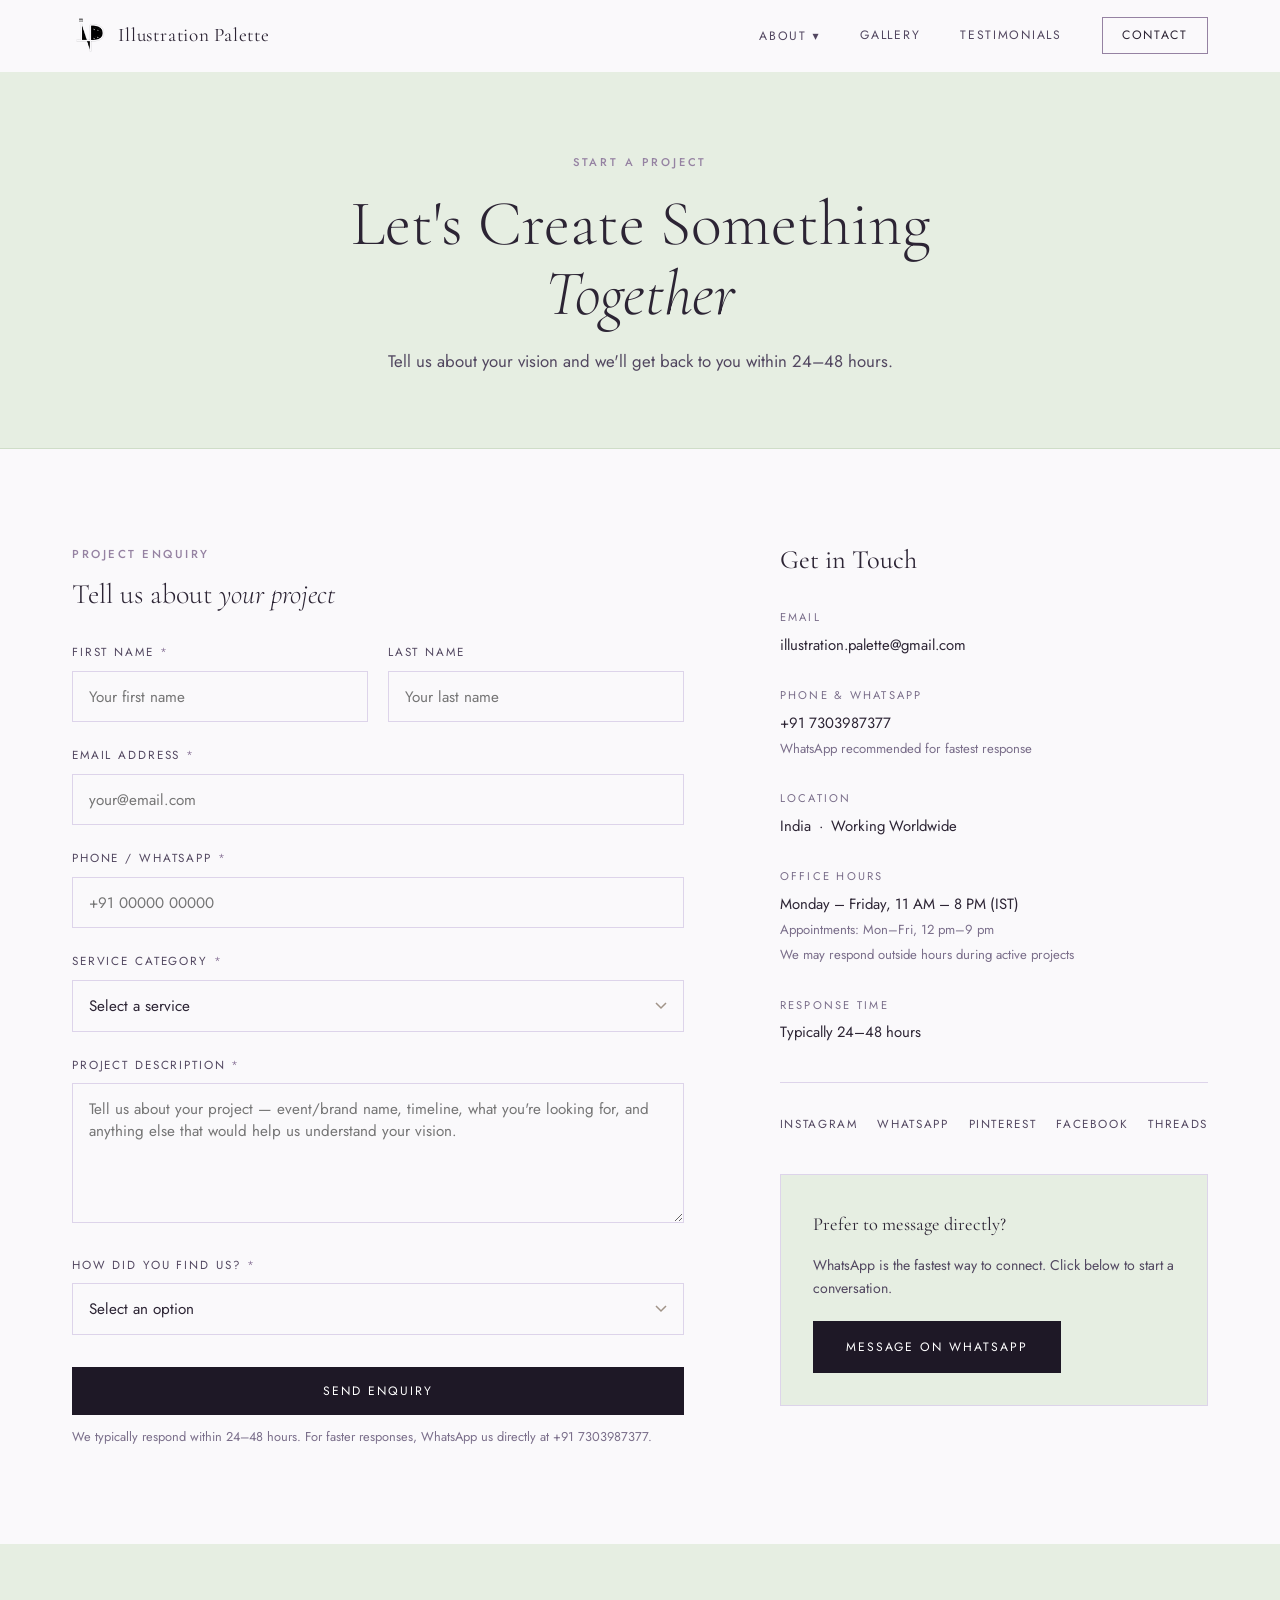
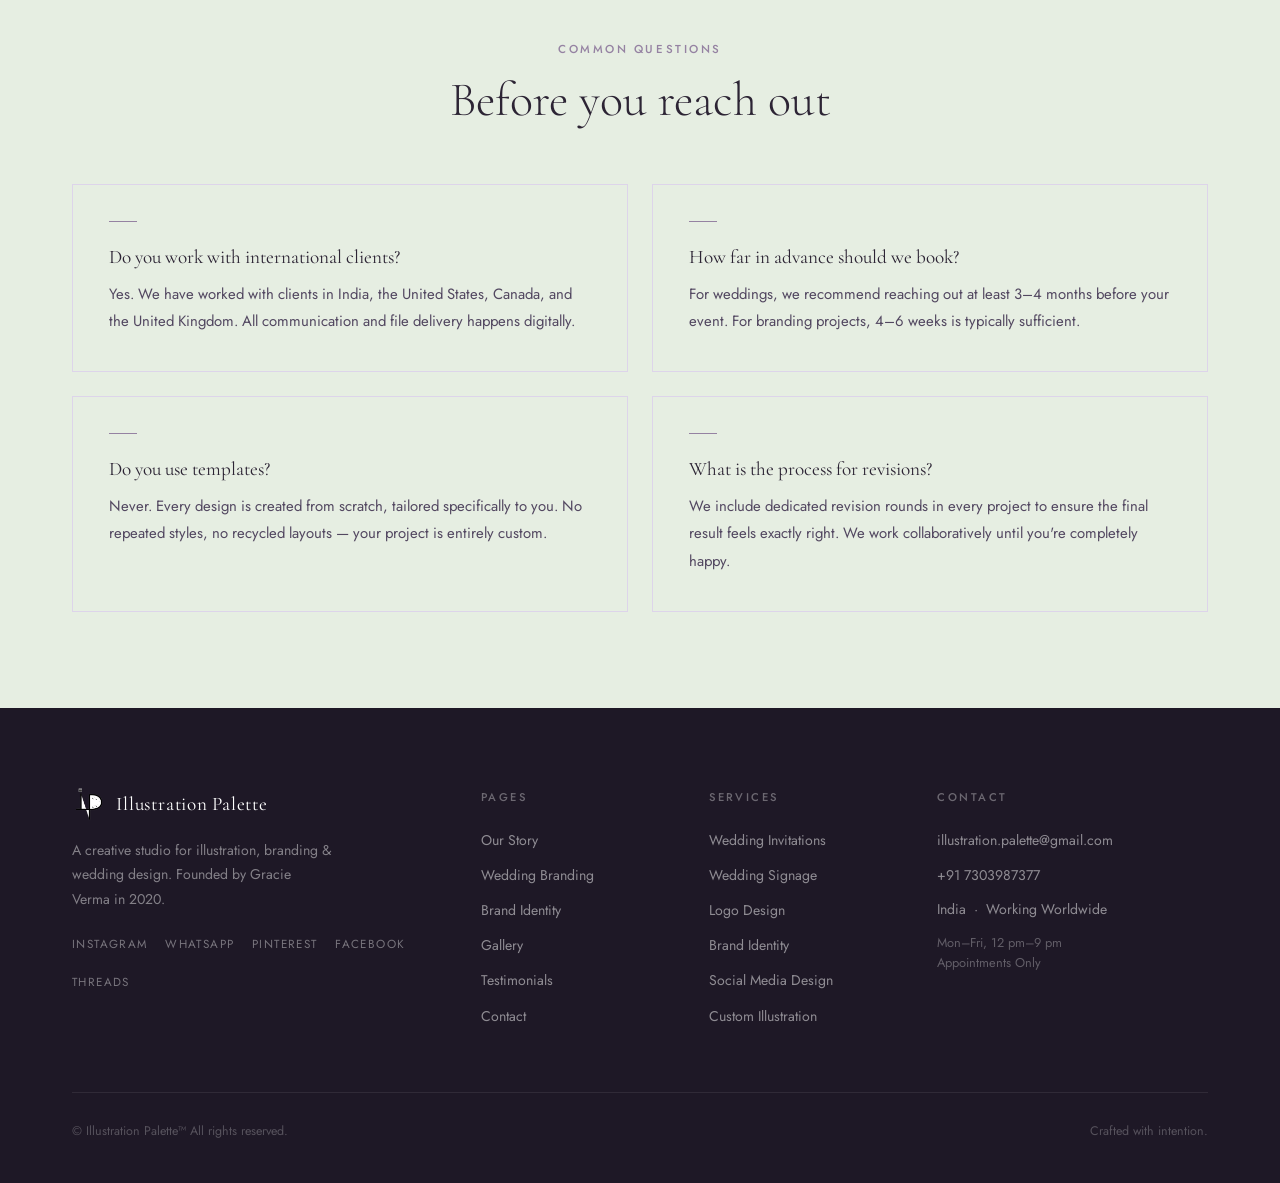
<file: contact.html>
﻿<!DOCTYPE html>
<html lang="en">
<head>
  <meta charset="UTF-8">
  <meta name="viewport" content="width=device-width, initial-scale=1.0">
  <title>Contact — Illustration Palette</title>
  <meta name="description" content="Get in touch with Illustration Palette for wedding branding, brand identity, or custom illustration projects.">
  <link rel="icon" href="https://i0.wp.com/illustrationpalette.com/wp-content/uploads/2025/12/cropped-illustration-palette-packages-1-1.png?fit=32%2C32&ssl=1">
  <link rel="preconnect" href="https://fonts.googleapis.com">
  <link rel="preconnect" href="https://fonts.gstatic.com" crossorigin>
  <link href="https://fonts.googleapis.com/css2?family=Cormorant+Garamond:ital,wght@0,300;0,400;0,500;0,600;1,300;1,400&family=Jost:wght@300;400;500;600&display=swap" rel="stylesheet">
  <link rel="stylesheet" href="css/style.css">
</head>
<body>

  <!-- NAV -->
  <header class="nav" id="nav">
    <div class="nav__inner">
      <a href="index.html" class="nav__logo"><img src="media/Home%20Page/logo%20png.png" alt="Illustration Palette" class="nav__logo-img"><span>Illustration Palette</span></a>
      <nav class="nav__links" aria-label="Main navigation">
        <div class="nav__item">
          <a href="about.html" class="nav__link">About &#9662;</a>
          <div class="nav__dropdown-menu">
            <a href="about.html">Our Story</a>
            <a href="wedding-branding.html">Wedding Branding</a>
            <a href="brand-identity.html">Brand Identity</a>
          </div>
        </div>
        <a href="gallery.html" class="nav__link nav__item">Gallery</a>
        <a href="testimonials.html" class="nav__link nav__item">Testimonials</a>
        <a href="contact.html" class="nav__link nav__link--cta nav__item active">Contact</a>
      </nav>
      <button class="nav__hamburger" id="hamburger" aria-label="Toggle menu">
        <span></span><span></span><span></span>
      </button>
    </div>
  </header>

  <nav class="nav__mobile" id="mobileNav" aria-label="Mobile navigation">
    <div class="nav__mobile-item">
      <a href="about.html" class="nav__mobile-link">About</a>
      <div class="nav__mobile-sub">
        <a href="about.html">Our Story</a>
        <a href="wedding-branding.html">Wedding Branding</a>
        <a href="brand-identity.html">Brand Identity</a>
      </div>
    </div>
    <div class="nav__mobile-item"><a href="gallery.html" class="nav__mobile-link">Gallery</a></div>
    <div class="nav__mobile-item"><a href="testimonials.html" class="nav__mobile-link">Testimonials</a></div>
    <div class="nav__mobile-item"><a href="contact.html" class="nav__mobile-link">Contact</a></div>
  </nav>

  <!-- PAGE HERO -->
  <div class="page-hero">
    <p class="page-hero__label">Start a Project</p>
    <h1 class="page-hero__title">Let's Create Something<br><em>Together</em></h1>
    <p class="page-hero__sub">Tell us about your vision and we'll get back to you within 24–48 hours.</p>
  </div>

  <!-- CONTACT CONTENT -->
  <div class="container">
    <div class="contact-grid">

      <!-- FORM -->
      <div class="fade-in">
        <span class="label">Project Enquiry</span>
        <h2 style="font-family:var(--serif);font-size:1.75rem;font-weight:300;margin-bottom:2rem;line-height:1.2">Tell us about <em>your project</em></h2>

        <form action="mailto:illustration.palette@gmail.com" method="POST" enctype="text/plain">
          <div class="form-row">
            <div class="form-group">
              <label class="form-label" for="fname">First Name <span>*</span></label>
              <input class="form-input" type="text" id="fname" name="first_name" required placeholder="Your first name">
            </div>
            <div class="form-group">
              <label class="form-label" for="lname">Last Name</label>
              <input class="form-input" type="text" id="lname" name="last_name" placeholder="Your last name">
            </div>
          </div>

          <div class="form-group">
            <label class="form-label" for="email">Email Address <span>*</span></label>
            <input class="form-input" type="email" id="email" name="email" required placeholder="your@email.com">
          </div>

          <div class="form-group">
            <label class="form-label" for="phone">Phone / WhatsApp <span>*</span></label>
            <input class="form-input" type="tel" id="phone" name="phone" required placeholder="+91 00000 00000">
          </div>

          <div class="form-group">
            <label class="form-label" for="service">Service Category <span>*</span></label>
            <select class="form-select" id="service" name="service" required>
              <option value="" disabled selected>Select a service</option>
              <option value="wedding-branding">Wedding Branding &amp; Design</option>
              <option value="custom-illustration">Custom Illustrations</option>
              <option value="brand-identity">Brand Identity</option>
              <option value="social-media">Social Media Design</option>
              <option value="event-collaterals">Event Collaterals</option>
              <option value="marketing">Marketing Design</option>
              <option value="other">Other</option>
            </select>
          </div>

          <div class="form-group">
            <label class="form-label" for="description">Project Description <span>*</span></label>
            <textarea class="form-textarea" id="description" name="description" required
              placeholder="Tell us about your project — event/brand name, timeline, what you're looking for, and anything else that would help us understand your vision."></textarea>
          </div>

          <div class="form-group">
            <label class="form-label" for="source">How did you find us? <span>*</span></label>
            <select class="form-select" id="source" name="source" required>
              <option value="" disabled selected>Select an option</option>
              <option value="instagram">Instagram</option>
              <option value="google">Google</option>
              <option value="friends-family">Friends / Family</option>
              <option value="wedmegood">WedMeGood</option>
              <option value="other">Other</option>
            </select>
          </div>

          <button type="submit" class="btn btn--primary" style="width:100%;justify-content:center;margin-top:0.5rem">Send Enquiry</button>
          <p class="form-note">We typically respond within 24–48 hours. For faster responses, WhatsApp us directly at +91 7303987377.</p>
        </form>
      </div>

      <!-- INFO -->
      <div class="fade-in">
        <div class="contact-info__title">Get in Touch</div>

        <div class="contact-detail">
          <span class="contact-detail__label">Email</span>
          <div class="contact-detail__value">
            <a href="mailto:illustration.palette@gmail.com">illustration.palette@gmail.com</a>
          </div>
        </div>

        <div class="contact-detail">
          <span class="contact-detail__label">Phone &amp; WhatsApp</span>
          <div class="contact-detail__value">
            <a href="tel:+917303987377">+91 7303987377</a><br>
            <small style="color:var(--text-light);font-size:0.82rem">WhatsApp recommended for fastest response</small>
          </div>
        </div>

        <div class="contact-detail">
          <span class="contact-detail__label">Location</span>
          <div class="contact-detail__value">India &nbsp;·&nbsp; Working Worldwide</div>
        </div>

        <div class="contact-detail">
          <span class="contact-detail__label">Office Hours</span>
          <div class="contact-detail__value">
            Monday – Friday, 11 AM – 8 PM (IST)<br>
            <small style="color:var(--text-light);font-size:0.82rem">Appointments: Mon–Fri, 12 pm–9 pm<br>We may respond outside hours during active projects</small>
          </div>
        </div>

        <div class="contact-detail">
          <span class="contact-detail__label">Response Time</span>
          <div class="contact-detail__value">Typically 24–48 hours</div>
        </div>

        <div class="social-links">
          <a href="https://instagram.com/illustrationpalette_" class="social-link" target="_blank" rel="noopener">Instagram</a>
          <a href="https://wa.me/917303987377" class="social-link" target="_blank" rel="noopener">WhatsApp</a>
          <a href="https://pinterest.com/IllustrationPalette_" class="social-link" target="_blank" rel="noopener">Pinterest</a>
          <a href="#" class="social-link">Facebook</a>
          <a href="#" class="social-link">Threads</a>
        </div>

        <!-- QUICK WHATSAPP -->
        <div style="margin-top:2.5rem;padding:2rem;border:1px solid var(--border);background:var(--blush)">
          <p style="font-family:var(--serif);font-size:1.15rem;margin-bottom:0.75rem">Prefer to message directly?</p>
          <p style="font-size:0.88rem;color:var(--text-mid);margin-bottom:1.25rem;line-height:1.7">WhatsApp is the fastest way to connect. Click below to start a conversation.</p>
          <a href="https://wa.me/917303987377" class="btn btn--primary" target="_blank" rel="noopener">Message on WhatsApp</a>
        </div>
      </div>

    </div>
  </div>

  <!-- FAQ -->
  <section class="section section--blush">
    <div class="container">
      <div class="section-header section-header--center fade-in">
        <span class="label">Common Questions</span>
        <h2 class="section-header__title">Before you reach out</h2>
      </div>
      <div class="services-list fade-in" style="grid-template-columns:1fr 1fr">
        <div class="service-item">
          <div class="service-item__bar"></div>
          <h3 class="service-item__title">Do you work with international clients?</h3>
          <p class="service-item__desc">Yes. We have worked with clients in India, the United States, Canada, and the United Kingdom. All communication and file delivery happens digitally.</p>
        </div>
        <div class="service-item">
          <div class="service-item__bar"></div>
          <h3 class="service-item__title">How far in advance should we book?</h3>
          <p class="service-item__desc">For weddings, we recommend reaching out at least 3–4 months before your event. For branding projects, 4–6 weeks is typically sufficient.</p>
        </div>
        <div class="service-item">
          <div class="service-item__bar"></div>
          <h3 class="service-item__title">Do you use templates?</h3>
          <p class="service-item__desc">Never. Every design is created from scratch, tailored specifically to you. No repeated styles, no recycled layouts — your project is entirely custom.</p>
        </div>
        <div class="service-item">
          <div class="service-item__bar"></div>
          <h3 class="service-item__title">What is the process for revisions?</h3>
          <p class="service-item__desc">We include dedicated revision rounds in every project to ensure the final result feels exactly right. We work collaboratively until you're completely happy.</p>
        </div>
      </div>
    </div>
  </section>

  <!-- FOOTER -->
  <footer class="footer">
    <div class="container">
      <div class="footer__grid">
        <div>
          <div class="footer__logo"><img src="media/Home%20Page/logo%20png.png" alt="" class="footer__logo-img">Illustration Palette</div>
          <p class="footer__tagline">A creative studio for illustration, branding &amp; wedding design. Founded by Gracie Verma in 2020.</p>
          <div class="footer__social">
            <a href="https://instagram.com/illustrationpalette_" class="footer__social-link" target="_blank" rel="noopener">Instagram</a>
            <a href="https://wa.me/917303987377" class="footer__social-link" target="_blank" rel="noopener">WhatsApp</a>
            <a href="https://pinterest.com/IllustrationPalette_" class="footer__social-link" target="_blank" rel="noopener">Pinterest</a>
            <a href="#" class="footer__social-link">Facebook</a>
            <a href="#" class="footer__social-link">Threads</a>
          </div>
        </div>
        <div>
          <div class="footer__heading">Pages</div>
          <div class="footer__links">
            <a href="about.html" class="footer__link">Our Story</a>
            <a href="wedding-branding.html" class="footer__link">Wedding Branding</a>
            <a href="brand-identity.html" class="footer__link">Brand Identity</a>
            <a href="gallery.html" class="footer__link">Gallery</a>
            <a href="testimonials.html" class="footer__link">Testimonials</a>
            <a href="contact.html" class="footer__link">Contact</a>
          </div>
        </div>
        <div>
          <div class="footer__heading">Services</div>
          <div class="footer__links">
            <a href="wedding-branding.html" class="footer__link">Wedding Invitations</a>
            <a href="wedding-branding.html" class="footer__link">Wedding Signage</a>
            <a href="brand-identity.html" class="footer__link">Logo Design</a>
            <a href="brand-identity.html" class="footer__link">Brand Identity</a>
            <a href="brand-identity.html" class="footer__link">Social Media Design</a>
            <a href="brand-identity.html" class="footer__link">Custom Illustration</a>
          </div>
        </div>
        <div>
          <div class="footer__heading">Contact</div>
          <div class="footer__contact-item">illustration.palette@gmail.com</div>
          <div class="footer__contact-item">+91 7303987377</div>
          <div class="footer__contact-item">India &nbsp;·&nbsp; Working Worldwide</div>
          <div class="footer__contact-item" style="font-size:0.8rem;color:rgba(255,255,255,0.3);margin-top:0.5rem">Mon–Fri, 12 pm–9 pm<br>Appointments Only</div>
        </div>
      </div>
      <div class="footer__bottom">
        <span>© Illustration Palette™ All rights reserved.</span>
        <span>Crafted with intention.</span>
      </div>
    </div>
  </footer>

  <script src="js/main.js"></script>
</body>
</html>
</file>
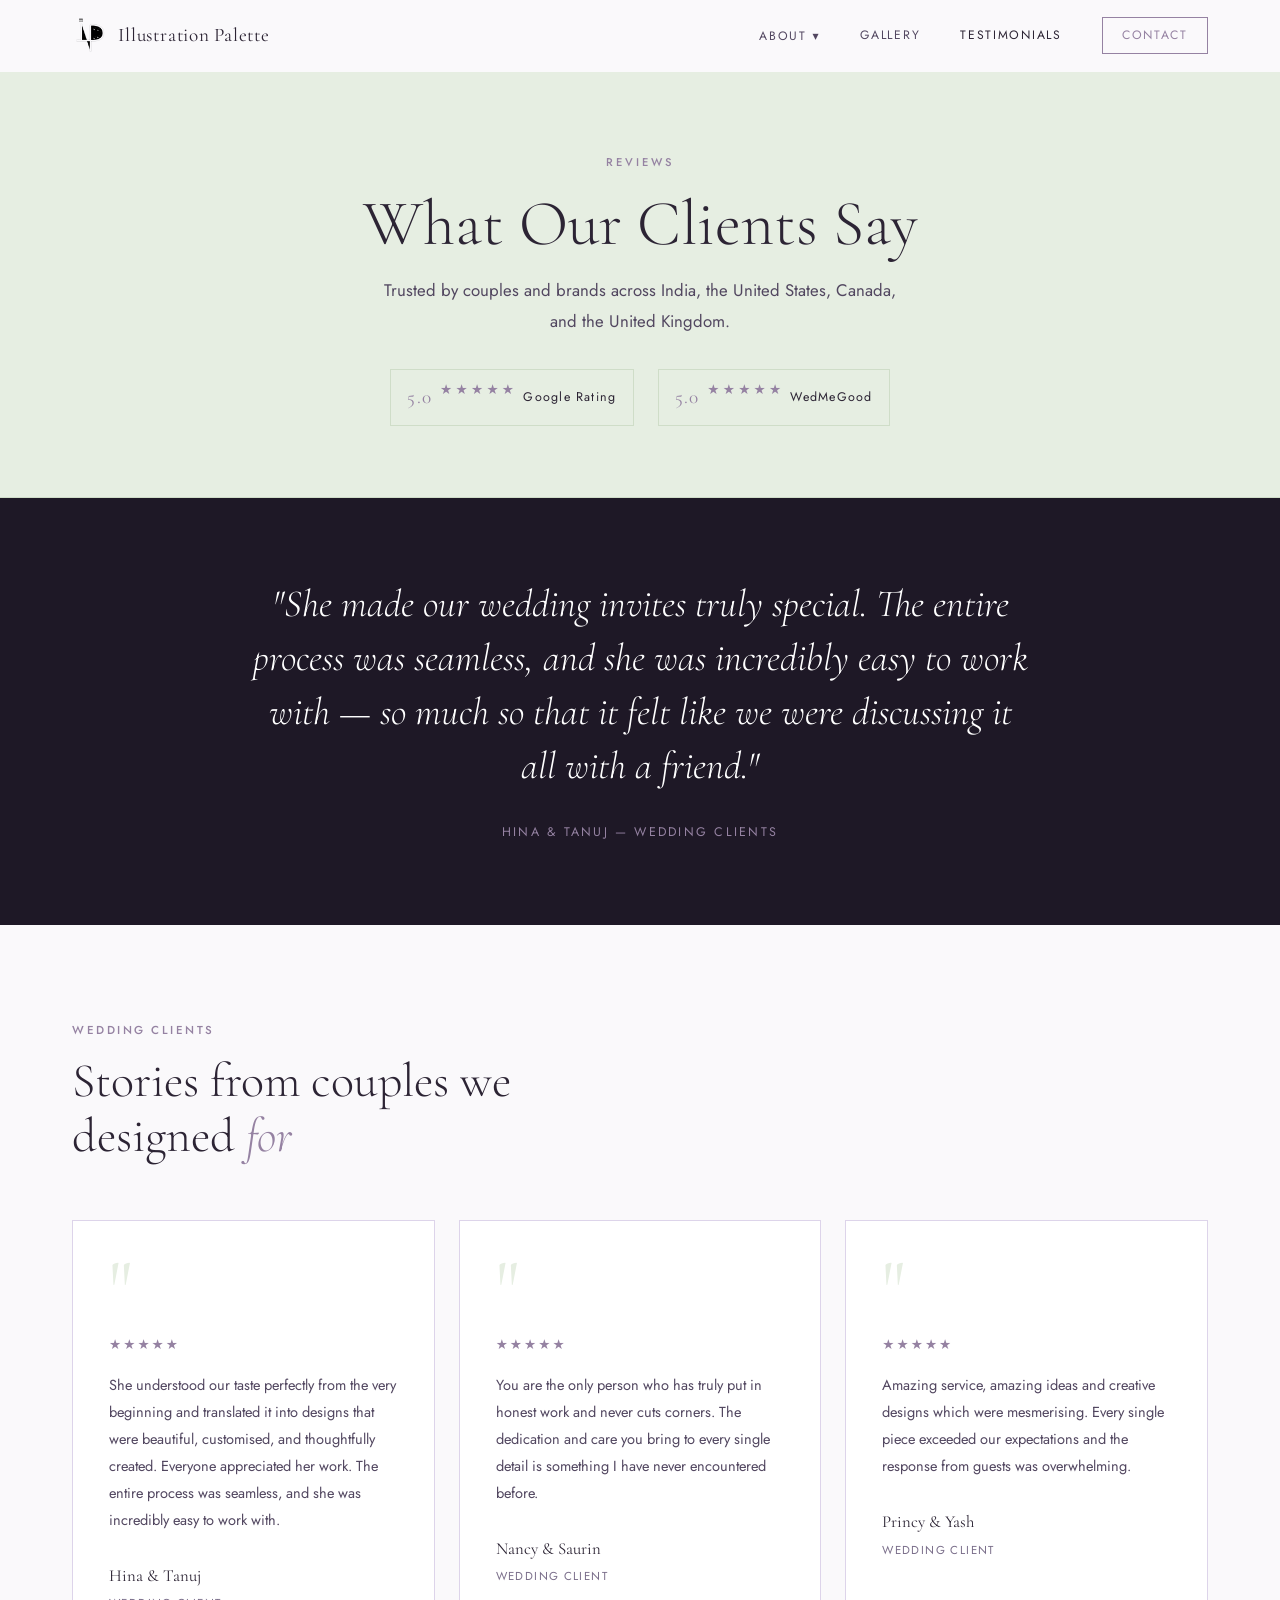
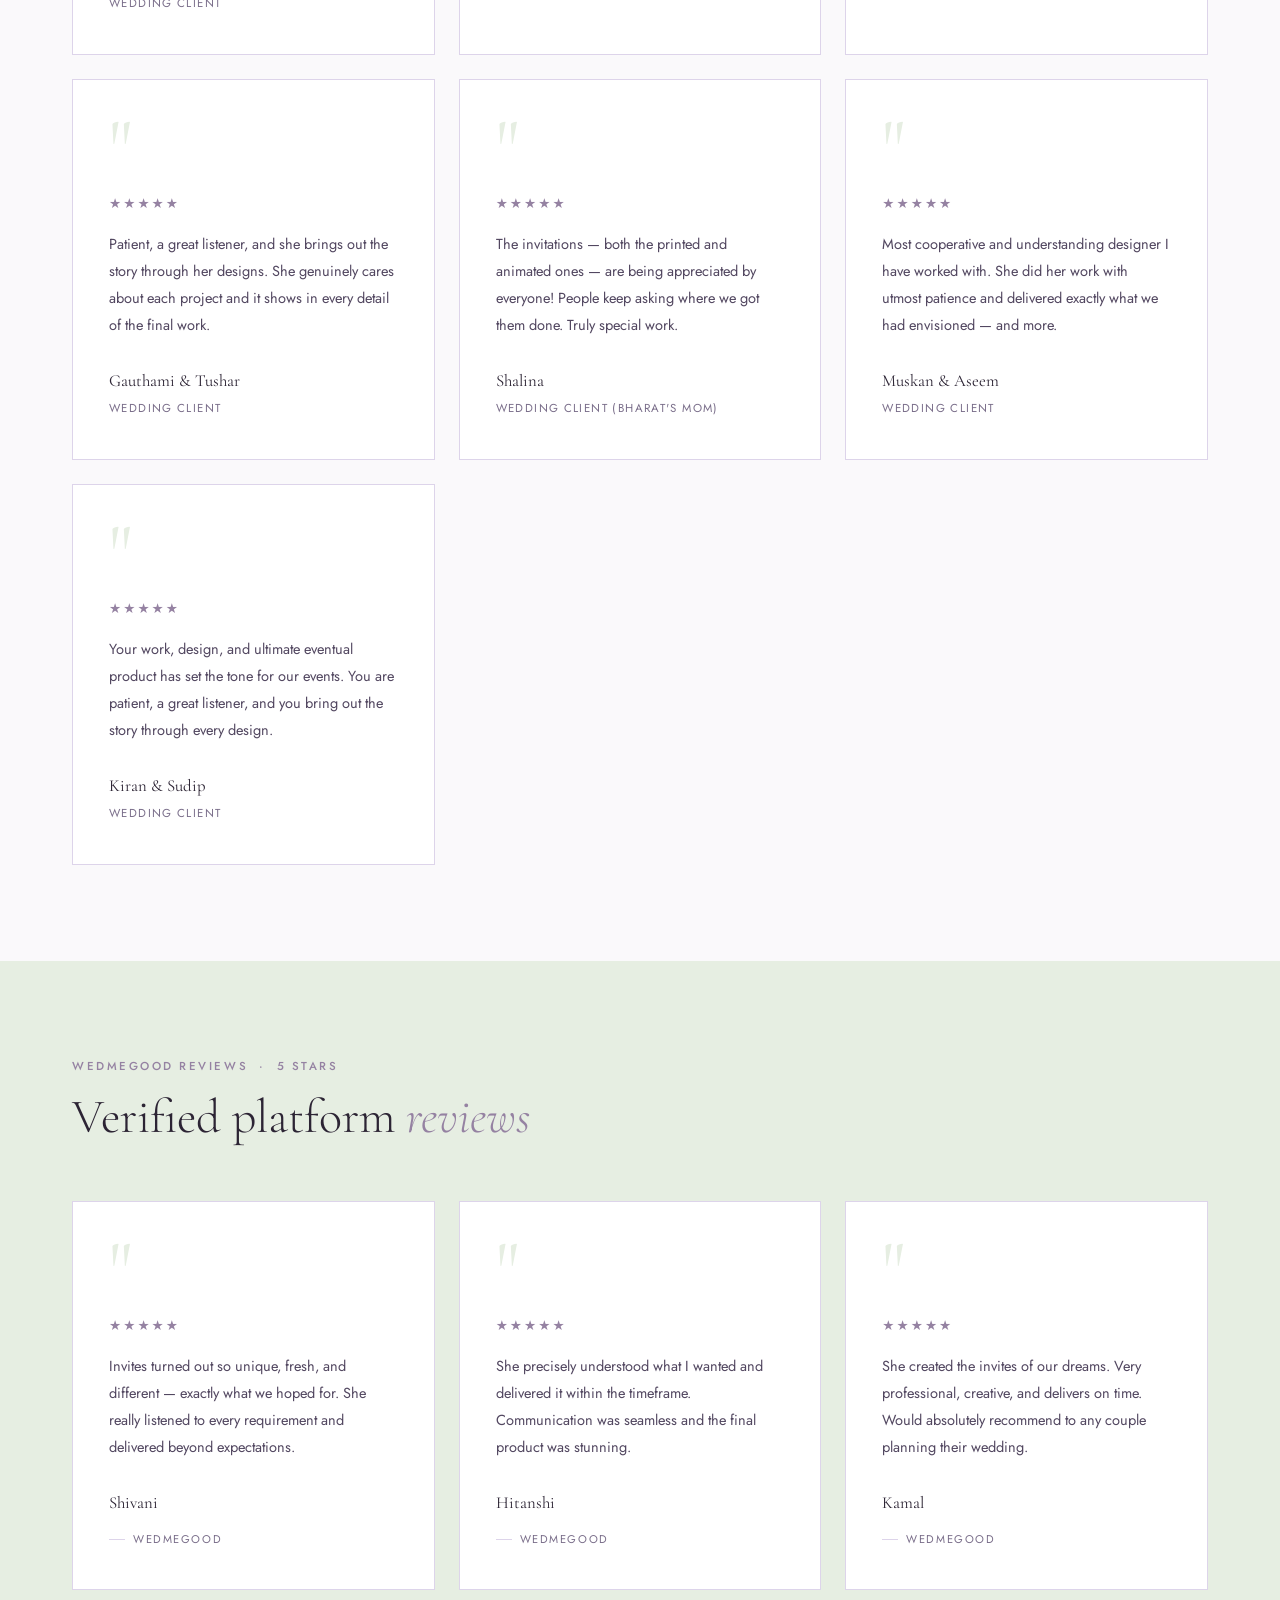
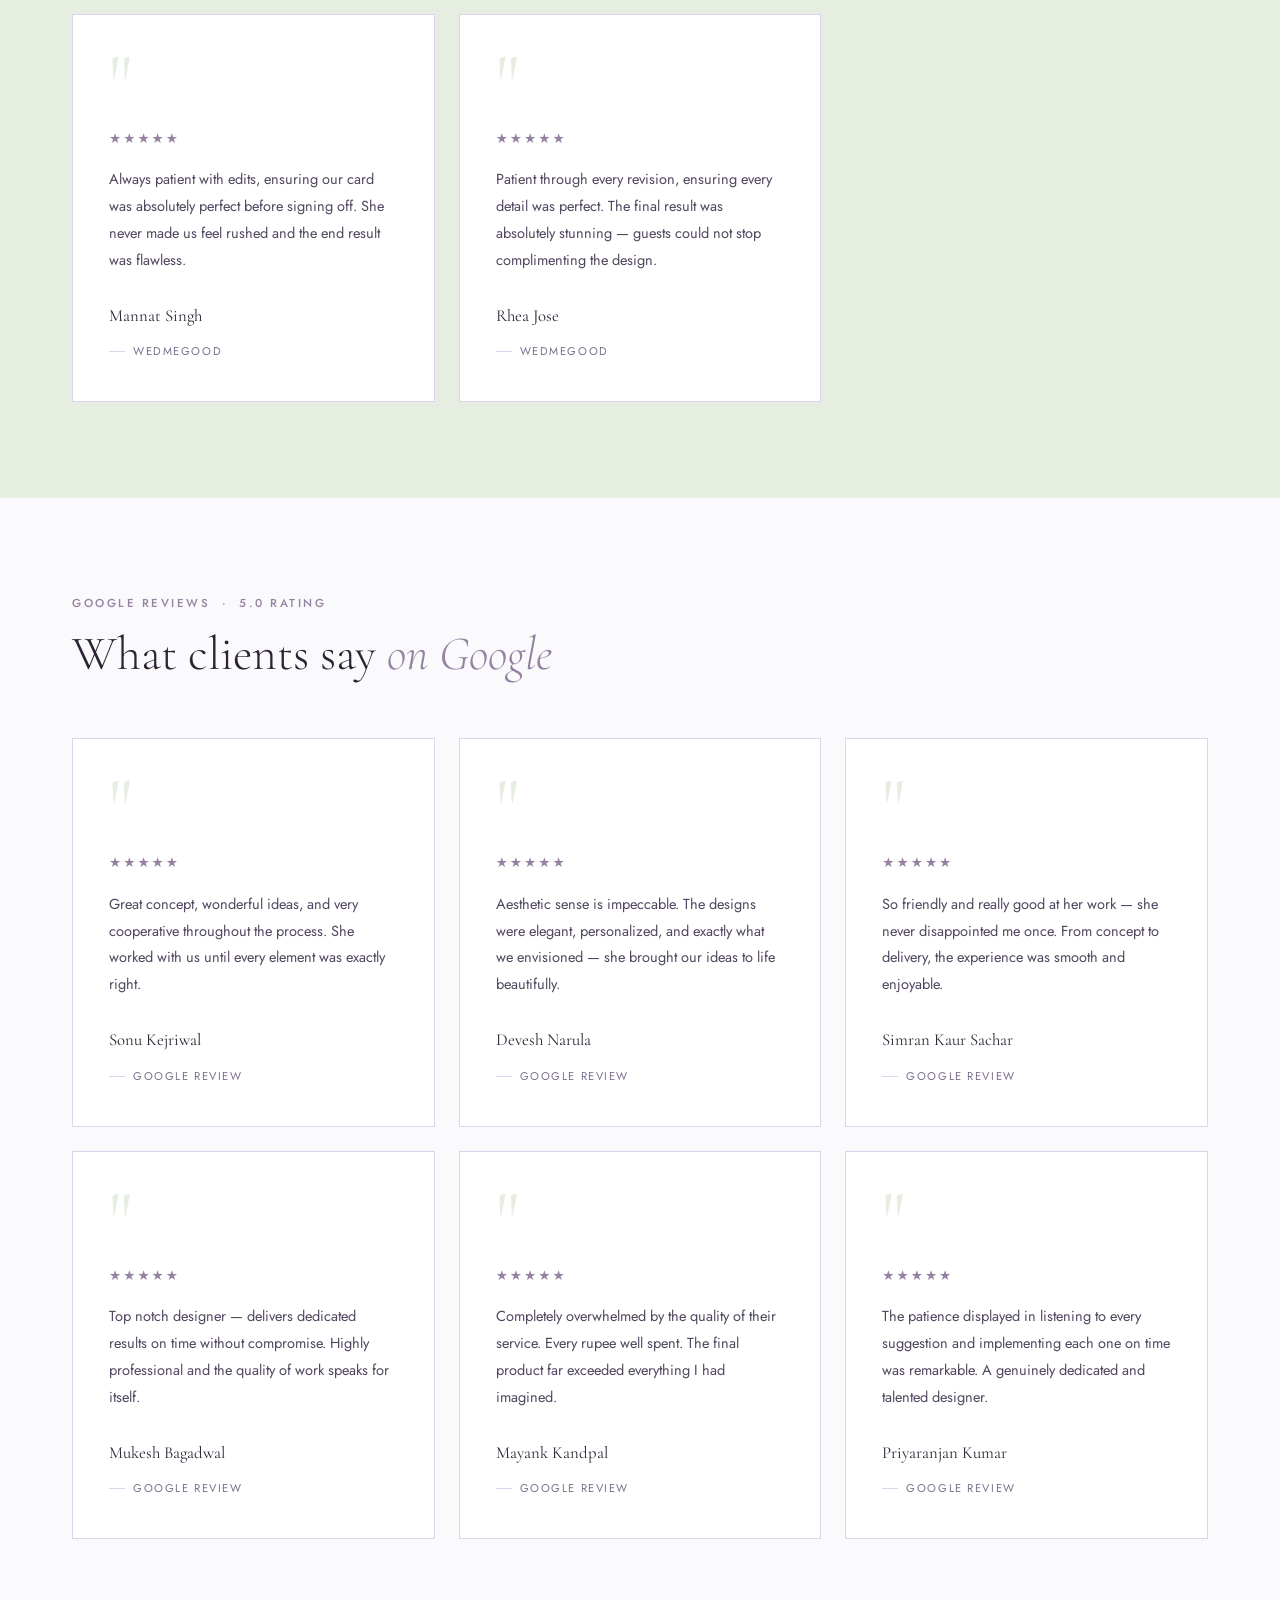
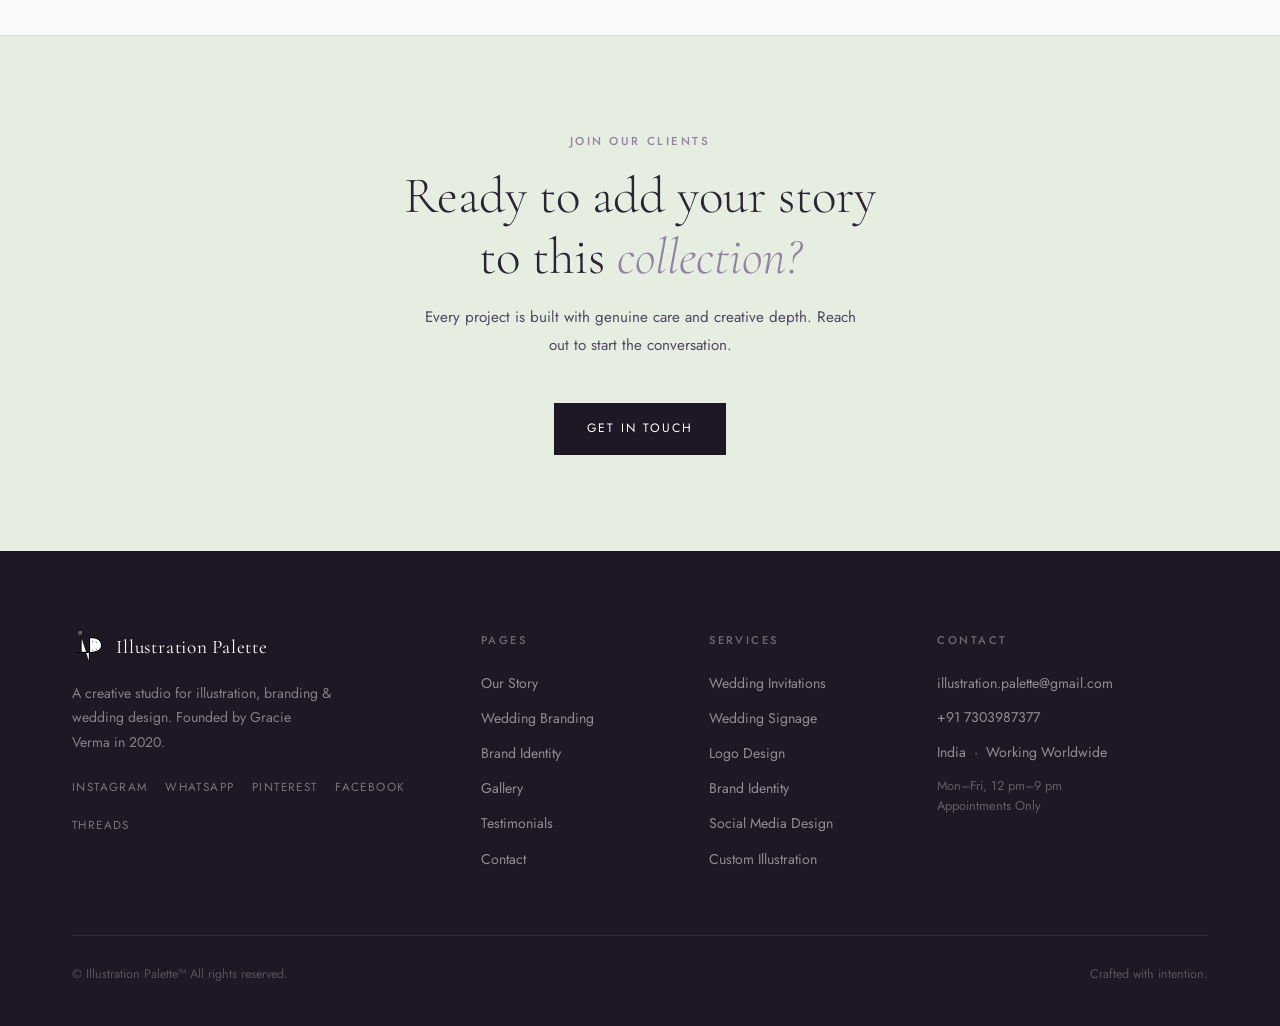
<file: testimonials.html>
﻿<!DOCTYPE html>
<html lang="en">
<head>
  <meta charset="UTF-8">
  <meta name="viewport" content="width=device-width, initial-scale=1.0">
  <title>Testimonials — Illustration Palette</title>
  <meta name="description" content="Client reviews and testimonials for Illustration Palette — wedding clients, WedMeGood reviews, and Google ratings.">
  <link rel="icon" href="https://i0.wp.com/illustrationpalette.com/wp-content/uploads/2025/12/cropped-illustration-palette-packages-1-1.png?fit=32%2C32&ssl=1">
  <link rel="preconnect" href="https://fonts.googleapis.com">
  <link rel="preconnect" href="https://fonts.gstatic.com" crossorigin>
  <link href="https://fonts.googleapis.com/css2?family=Cormorant+Garamond:ital,wght@0,300;0,400;0,500;0,600;1,300;1,400&family=Jost:wght@300;400;500;600&display=swap" rel="stylesheet">
  <link rel="stylesheet" href="css/style.css">
  <style>
    .review-source {
      display: inline-flex;
      align-items: center;
      gap: 0.5rem;
      font-size: 0.7rem;
      letter-spacing: 0.14em;
      text-transform: uppercase;
      color: var(--text-light);
      margin-top: 0.75rem;
    }
    .review-source::before {
      content: '';
      width: 16px;
      height: 1px;
      background: var(--border);
    }
    .featured-quote {
      padding: 5rem 2rem;
      text-align: center;
      background: var(--dark);
    }
    .featured-quote__text {
      font-family: var(--serif);
      font-size: clamp(1.5rem, 3vw, 2.4rem);
      font-weight: 300;
      font-style: italic;
      color: #fff;
      max-width: 780px;
      margin: 0 auto 1.5rem;
      line-height: 1.4;
    }
    .featured-quote__author {
      font-size: 0.78rem;
      letter-spacing: 0.18em;
      text-transform: uppercase;
      color: var(--gold);
    }
    .rating-badge {
      display: inline-flex;
      align-items: center;
      gap: 0.5rem;
      background: var(--blush);
      border: 1px solid var(--blush-deep);
      padding: 0.5rem 1rem;
      font-size: 0.78rem;
      letter-spacing: 0.1em;
    }
    .rating-badge__num {
      font-family: var(--serif);
      font-size: 1.2rem;
      color: var(--gold);
    }
  </style>
</head>
<body>

  <!-- NAV -->
  <header class="nav" id="nav">
    <div class="nav__inner">
      <a href="index.html" class="nav__logo"><img src="media/Home%20Page/logo%20png.png" alt="Illustration Palette" class="nav__logo-img"><span>Illustration Palette</span></a>
      <nav class="nav__links" aria-label="Main navigation">
        <div class="nav__item">
          <a href="about.html" class="nav__link">About &#9662;</a>
          <div class="nav__dropdown-menu">
            <a href="about.html">Our Story</a>
            <a href="wedding-branding.html">Wedding Branding</a>
            <a href="brand-identity.html">Brand Identity</a>
          </div>
        </div>
        <a href="gallery.html" class="nav__link nav__item">Gallery</a>
        <a href="testimonials.html" class="nav__link nav__item active">Testimonials</a>
        <a href="contact.html" class="nav__link nav__link--cta nav__item">Contact</a>
      </nav>
      <button class="nav__hamburger" id="hamburger" aria-label="Toggle menu">
        <span></span><span></span><span></span>
      </button>
    </div>
  </header>

  <nav class="nav__mobile" id="mobileNav" aria-label="Mobile navigation">
    <div class="nav__mobile-item">
      <a href="about.html" class="nav__mobile-link">About</a>
      <div class="nav__mobile-sub">
        <a href="about.html">Our Story</a>
        <a href="wedding-branding.html">Wedding Branding</a>
        <a href="brand-identity.html">Brand Identity</a>
      </div>
    </div>
    <div class="nav__mobile-item"><a href="gallery.html" class="nav__mobile-link">Gallery</a></div>
    <div class="nav__mobile-item"><a href="testimonials.html" class="nav__mobile-link">Testimonials</a></div>
    <div class="nav__mobile-item"><a href="contact.html" class="nav__mobile-link">Contact</a></div>
  </nav>

  <!-- PAGE HERO -->
  <div class="page-hero">
    <p class="page-hero__label">Reviews</p>
    <h1 class="page-hero__title">What Our Clients Say</h1>
    <p class="page-hero__sub">Trusted by couples and brands across India, the United States, Canada, and the United Kingdom.</p>
    <div style="display:flex;justify-content:center;gap:1.5rem;margin-top:2rem;flex-wrap:wrap">
      <div class="rating-badge">
        <span class="rating-badge__num">5.0</span>
        <div class="stars"><span>★</span><span>★</span><span>★</span><span>★</span><span>★</span></div>
        <span>Google Rating</span>
      </div>
      <div class="rating-badge">
        <span class="rating-badge__num">5.0</span>
        <div class="stars"><span>★</span><span>★</span><span>★</span><span>★</span><span>★</span></div>
        <span>WedMeGood</span>
      </div>
    </div>
  </div>

  <!-- FEATURED QUOTE -->
  <div class="featured-quote">
    <p class="featured-quote__text">"She made our wedding invites truly special. The entire process was seamless, and she was incredibly easy to work with — so much so that it felt like we were discussing it all with a friend."</p>
    <span class="featured-quote__author">Hina &amp; Tanuj — Wedding Clients</span>
  </div>

  <!-- WEDDING CLIENTS -->
  <section class="section">
    <div class="container">
      <div class="section-header fade-in">
        <span class="label">Wedding Clients</span>
        <h2 class="section-header__title">Stories from couples we<br>designed <em>for</em></h2>
      </div>
      <div class="testimonials__grid fade-in">
        <div class="testimonial-card">
          <span class="testimonial-card__quote">"</span>
          <div class="stars"><span>★</span><span>★</span><span>★</span><span>★</span><span>★</span></div>
          <p class="testimonial-card__text">She understood our taste perfectly from the very beginning and translated it into designs that were beautiful, customised, and thoughtfully created. Everyone appreciated her work. The entire process was seamless, and she was incredibly easy to work with.</p>
          <div class="testimonial-card__author">Hina &amp; Tanuj</div>
          <div class="testimonial-card__role">Wedding Client</div>
        </div>
        <div class="testimonial-card">
          <span class="testimonial-card__quote">"</span>
          <div class="stars"><span>★</span><span>★</span><span>★</span><span>★</span><span>★</span></div>
          <p class="testimonial-card__text">You are the only person who has truly put in honest work and never cuts corners. The dedication and care you bring to every single detail is something I have never encountered before.</p>
          <div class="testimonial-card__author">Nancy &amp; Saurin</div>
          <div class="testimonial-card__role">Wedding Client</div>
        </div>
        <div class="testimonial-card">
          <span class="testimonial-card__quote">"</span>
          <div class="stars"><span>★</span><span>★</span><span>★</span><span>★</span><span>★</span></div>
          <p class="testimonial-card__text">Amazing service, amazing ideas and creative designs which were mesmerising. Every single piece exceeded our expectations and the response from guests was overwhelming.</p>
          <div class="testimonial-card__author">Princy &amp; Yash</div>
          <div class="testimonial-card__role">Wedding Client</div>
        </div>
        <div class="testimonial-card">
          <span class="testimonial-card__quote">"</span>
          <div class="stars"><span>★</span><span>★</span><span>★</span><span>★</span><span>★</span></div>
          <p class="testimonial-card__text">Patient, a great listener, and she brings out the story through her designs. She genuinely cares about each project and it shows in every detail of the final work.</p>
          <div class="testimonial-card__author">Gauthami &amp; Tushar</div>
          <div class="testimonial-card__role">Wedding Client</div>
        </div>
        <div class="testimonial-card">
          <span class="testimonial-card__quote">"</span>
          <div class="stars"><span>★</span><span>★</span><span>★</span><span>★</span><span>★</span></div>
          <p class="testimonial-card__text">The invitations — both the printed and animated ones — are being appreciated by everyone! People keep asking where we got them done. Truly special work.</p>
          <div class="testimonial-card__author">Shalina</div>
          <div class="testimonial-card__role">Wedding Client (Bharat's Mom)</div>
        </div>
        <div class="testimonial-card">
          <span class="testimonial-card__quote">"</span>
          <div class="stars"><span>★</span><span>★</span><span>★</span><span>★</span><span>★</span></div>
          <p class="testimonial-card__text">Most cooperative and understanding designer I have worked with. She did her work with utmost patience and delivered exactly what we had envisioned — and more.</p>
          <div class="testimonial-card__author">Muskan &amp; Aseem</div>
          <div class="testimonial-card__role">Wedding Client</div>
        </div>
        <div class="testimonial-card">
          <span class="testimonial-card__quote">"</span>
          <div class="stars"><span>★</span><span>★</span><span>★</span><span>★</span><span>★</span></div>
          <p class="testimonial-card__text">Your work, design, and ultimate eventual product has set the tone for our events. You are patient, a great listener, and you bring out the story through every design.</p>
          <div class="testimonial-card__author">Kiran &amp; Sudip</div>
          <div class="testimonial-card__role">Wedding Client</div>
        </div>
      </div>
    </div>
  </section>

  <!-- WEDMEGOOD REVIEWS -->
  <section class="section section--blush">
    <div class="container">
      <div class="section-header fade-in">
        <span class="label">WedMeGood Reviews &nbsp;·&nbsp; 5 Stars</span>
        <h2 class="section-header__title">Verified platform <em>reviews</em></h2>
      </div>
      <div class="testimonials__grid fade-in">
        <div class="testimonial-card">
          <span class="testimonial-card__quote">"</span>
          <div class="stars"><span>★</span><span>★</span><span>★</span><span>★</span><span>★</span></div>
          <p class="testimonial-card__text">Invites turned out so unique, fresh, and different — exactly what we hoped for. She really listened to every requirement and delivered beyond expectations.</p>
          <div class="testimonial-card__author">Shivani</div>
          <div class="review-source">WedMeGood</div>
        </div>
        <div class="testimonial-card">
          <span class="testimonial-card__quote">"</span>
          <div class="stars"><span>★</span><span>★</span><span>★</span><span>★</span><span>★</span></div>
          <p class="testimonial-card__text">She precisely understood what I wanted and delivered it within the timeframe. Communication was seamless and the final product was stunning.</p>
          <div class="testimonial-card__author">Hitanshi</div>
          <div class="review-source">WedMeGood</div>
        </div>
        <div class="testimonial-card">
          <span class="testimonial-card__quote">"</span>
          <div class="stars"><span>★</span><span>★</span><span>★</span><span>★</span><span>★</span></div>
          <p class="testimonial-card__text">She created the invites of our dreams. Very professional, creative, and delivers on time. Would absolutely recommend to any couple planning their wedding.</p>
          <div class="testimonial-card__author">Kamal</div>
          <div class="review-source">WedMeGood</div>
        </div>
        <div class="testimonial-card">
          <span class="testimonial-card__quote">"</span>
          <div class="stars"><span>★</span><span>★</span><span>★</span><span>★</span><span>★</span></div>
          <p class="testimonial-card__text">Always patient with edits, ensuring our card was absolutely perfect before signing off. She never made us feel rushed and the end result was flawless.</p>
          <div class="testimonial-card__author">Mannat Singh</div>
          <div class="review-source">WedMeGood</div>
        </div>
        <div class="testimonial-card">
          <span class="testimonial-card__quote">"</span>
          <div class="stars"><span>★</span><span>★</span><span>★</span><span>★</span><span>★</span></div>
          <p class="testimonial-card__text">Patient through every revision, ensuring every detail was perfect. The final result was absolutely stunning — guests could not stop complimenting the design.</p>
          <div class="testimonial-card__author">Rhea Jose</div>
          <div class="review-source">WedMeGood</div>
        </div>
      </div>
    </div>
  </section>

  <!-- GOOGLE REVIEWS -->
  <section class="section">
    <div class="container">
      <div class="section-header fade-in">
        <span class="label">Google Reviews &nbsp;·&nbsp; 5.0 Rating</span>
        <h2 class="section-header__title">What clients say <em>on Google</em></h2>
      </div>
      <div class="testimonials__grid fade-in">
        <div class="testimonial-card">
          <span class="testimonial-card__quote">"</span>
          <div class="stars"><span>★</span><span>★</span><span>★</span><span>★</span><span>★</span></div>
          <p class="testimonial-card__text">Great concept, wonderful ideas, and very cooperative throughout the process. She worked with us until every element was exactly right.</p>
          <div class="testimonial-card__author">Sonu Kejriwal</div>
          <div class="review-source">Google Review</div>
        </div>
        <div class="testimonial-card">
          <span class="testimonial-card__quote">"</span>
          <div class="stars"><span>★</span><span>★</span><span>★</span><span>★</span><span>★</span></div>
          <p class="testimonial-card__text">Aesthetic sense is impeccable. The designs were elegant, personalized, and exactly what we envisioned — she brought our ideas to life beautifully.</p>
          <div class="testimonial-card__author">Devesh Narula</div>
          <div class="review-source">Google Review</div>
        </div>
        <div class="testimonial-card">
          <span class="testimonial-card__quote">"</span>
          <div class="stars"><span>★</span><span>★</span><span>★</span><span>★</span><span>★</span></div>
          <p class="testimonial-card__text">So friendly and really good at her work — she never disappointed me once. From concept to delivery, the experience was smooth and enjoyable.</p>
          <div class="testimonial-card__author">Simran Kaur Sachar</div>
          <div class="review-source">Google Review</div>
        </div>
        <div class="testimonial-card">
          <span class="testimonial-card__quote">"</span>
          <div class="stars"><span>★</span><span>★</span><span>★</span><span>★</span><span>★</span></div>
          <p class="testimonial-card__text">Top notch designer — delivers dedicated results on time without compromise. Highly professional and the quality of work speaks for itself.</p>
          <div class="testimonial-card__author">Mukesh Bagadwal</div>
          <div class="review-source">Google Review</div>
        </div>
        <div class="testimonial-card">
          <span class="testimonial-card__quote">"</span>
          <div class="stars"><span>★</span><span>★</span><span>★</span><span>★</span><span>★</span></div>
          <p class="testimonial-card__text">Completely overwhelmed by the quality of their service. Every rupee well spent. The final product far exceeded everything I had imagined.</p>
          <div class="testimonial-card__author">Mayank Kandpal</div>
          <div class="review-source">Google Review</div>
        </div>
        <div class="testimonial-card">
          <span class="testimonial-card__quote">"</span>
          <div class="stars"><span>★</span><span>★</span><span>★</span><span>★</span><span>★</span></div>
          <p class="testimonial-card__text">The patience displayed in listening to every suggestion and implementing each one on time was remarkable. A genuinely dedicated and talented designer.</p>
          <div class="testimonial-card__author">Priyaranjan Kumar</div>
          <div class="review-source">Google Review</div>
        </div>
      </div>
    </div>
  </section>

  <!-- CTA -->
  <section class="cta-section">
    <span class="label">Join Our Clients</span>
    <h2 class="cta-section__title">Ready to add your story<br>to this <em>collection?</em></h2>
    <p class="cta-section__sub">Every project is built with genuine care and creative depth. Reach out to start the conversation.</p>
    <a href="contact.html" class="btn btn--primary">Get in Touch</a>
  </section>

  <!-- FOOTER -->
  <footer class="footer">
    <div class="container">
      <div class="footer__grid">
        <div>
          <div class="footer__logo"><img src="media/Home%20Page/logo%20png.png" alt="" class="footer__logo-img">Illustration Palette</div>
          <p class="footer__tagline">A creative studio for illustration, branding &amp; wedding design. Founded by Gracie Verma in 2020.</p>
          <div class="footer__social">
            <a href="https://instagram.com/illustrationpalette_" class="footer__social-link" target="_blank" rel="noopener">Instagram</a>
            <a href="https://wa.me/917303987377" class="footer__social-link" target="_blank" rel="noopener">WhatsApp</a>
            <a href="https://pinterest.com/IllustrationPalette_" class="footer__social-link" target="_blank" rel="noopener">Pinterest</a>
            <a href="#" class="footer__social-link">Facebook</a>
            <a href="#" class="footer__social-link">Threads</a>
          </div>
        </div>
        <div>
          <div class="footer__heading">Pages</div>
          <div class="footer__links">
            <a href="about.html" class="footer__link">Our Story</a>
            <a href="wedding-branding.html" class="footer__link">Wedding Branding</a>
            <a href="brand-identity.html" class="footer__link">Brand Identity</a>
            <a href="gallery.html" class="footer__link">Gallery</a>
            <a href="testimonials.html" class="footer__link">Testimonials</a>
            <a href="contact.html" class="footer__link">Contact</a>
          </div>
        </div>
        <div>
          <div class="footer__heading">Services</div>
          <div class="footer__links">
            <a href="wedding-branding.html" class="footer__link">Wedding Invitations</a>
            <a href="wedding-branding.html" class="footer__link">Wedding Signage</a>
            <a href="brand-identity.html" class="footer__link">Logo Design</a>
            <a href="brand-identity.html" class="footer__link">Brand Identity</a>
            <a href="brand-identity.html" class="footer__link">Social Media Design</a>
            <a href="brand-identity.html" class="footer__link">Custom Illustration</a>
          </div>
        </div>
        <div>
          <div class="footer__heading">Contact</div>
          <div class="footer__contact-item">illustration.palette@gmail.com</div>
          <div class="footer__contact-item">+91 7303987377</div>
          <div class="footer__contact-item">India &nbsp;·&nbsp; Working Worldwide</div>
          <div class="footer__contact-item" style="font-size:0.8rem;color:rgba(255,255,255,0.3);margin-top:0.5rem">Mon–Fri, 12 pm–9 pm<br>Appointments Only</div>
        </div>
      </div>
      <div class="footer__bottom">
        <span>© Illustration Palette™ All rights reserved.</span>
        <span>Crafted with intention.</span>
      </div>
    </div>
  </footer>

  <script src="js/main.js"></script>
</body>
</html>
</file>
<file: css/style.css>
@import url('https://fonts.googleapis.com/css2?family=Cormorant+Garamond:ital,wght@0,300;0,400;0,500;0,600;1,300;1,400&family=Jost:wght@300;400;500;600&display=swap');

/* ─── RESET ─── */
*, *::before, *::after { box-sizing: border-box; margin: 0; padding: 0; }
html { scroll-behavior: smooth; font-size: 16px; }
img { max-width: 100%; height: auto; display: block; }
a { text-decoration: none; color: inherit; }
button { cursor: pointer; border: none; background: none; font-family: inherit; }
ul, ol { list-style: none; }
input, select, textarea, button { font-family: inherit; }

/* ─── VARIABLES ─── */
:root {
  --cream:      #FAF9FB;           /* near-white with a whisper of purple  */
  --white:      #ffffff;
  --dark:       #1E1826;           /* deep purple-dark for dark sections   */
  --text:       #2C2434;           /* warm dark purple for body text       */
  --text-mid:   #524760;           /* muted purple-grey for secondary text */
  --text-light: #7A6E8A;           /* soft purple for captions / metadata  */
  --gold:       #9582A2;           /* PRIMARY ACCENT — muted mauve purple  */
  --gold-light: #B4A5C3;           /* lighter mauve for hovers / gradients */
  --blush:      #E6EEE2;           /* light sage green for section bgs     */
  --blush-deep: #CFDDC8;           /* deeper sage for borders / dividers   */
  --sage:       #B1C5A4;           /* SECONDARY ACCENT — sage green        */
  --border:     #DDD4EA;           /* lavender-tinted border               */
  --serif:      'Cormorant Garamond', Georgia, serif;
  --sans:       'Jost', system-ui, -apple-system, sans-serif;
  --max:        1200px;
  --nav-h:      72px;
  --ease:       cubic-bezier(0.4, 0, 0.2, 1);
}

/* ─── BASE ─── */
body {
  font-family: var(--sans);
  background-color: var(--cream);
  color: var(--text);
  line-height: 1.7;
  font-size: 1rem;
  font-weight: 400;
  overflow-x: hidden;
}
h1, h2, h3, h4, h5 {
  font-family: var(--serif);
  font-weight: 400;
  line-height: 1.2;
  color: var(--text);
}
p { line-height: 1.85; }
strong { font-weight: 500; }

/* ─── UTILITIES ─── */
.container        { max-width: var(--max); margin: 0 auto; padding: 0 2rem; }
.container--narrow{ max-width: 820px; margin: 0 auto; padding: 0 2rem; }
.text-center      { text-align: center; }

.label {
  font-size: 0.72rem;
  letter-spacing: 0.22em;
  text-transform: uppercase;
  font-weight: 500;
  color: var(--gold);
  display: block;
  margin-bottom: 0.85rem;
  font-family: var(--sans);
}

.section    { padding: 6rem 0; }
.section--sm{ padding: 3.5rem 0; }
.section--dark  { background: var(--dark); color: rgba(255,255,255,0.78); }
.section--dark h1,
.section--dark h2,
.section--dark h3 { color: #fff; }
.section--blush { background: var(--blush); }

.divider {
  width: 40px; height: 1px;
  background: var(--gold);
  margin: 1.25rem auto;
}
.divider--left { margin-left: 0; }

/* ─── FADE-IN ANIMATION ─── */
.fade-in {
  opacity: 0;
  transform: translateY(28px);
  transition: opacity 0.75s var(--ease), transform 0.75s var(--ease);
}
.fade-in.visible { opacity: 1; transform: translateY(0); }

/* ─── BUTTONS ─── */
.btn {
  display: inline-flex;
  align-items: center;
  gap: 0.5rem;
  padding: 0.9rem 2rem;
  font-size: 0.76rem;
  letter-spacing: 0.16em;
  text-transform: uppercase;
  font-weight: 400;
  transition: all 0.25s var(--ease);
  cursor: pointer;
  font-family: var(--sans);
}
.btn--primary {
  background: var(--dark);
  color: #fff;
  border: 1px solid var(--dark);
}
.btn--primary:hover { background: var(--gold); border-color: var(--gold); }

.btn--outline {
  background: transparent;
  color: var(--text);
  border: 1px solid var(--border);
}
.btn--outline:hover { border-color: var(--text); }

.btn--gold {
  background: var(--gold);
  color: #fff;
  border: 1px solid var(--gold);
}
.btn--gold:hover { background: transparent; color: var(--gold); }

.btn--ghost {
  background: transparent;
  color: rgba(255,255,255,0.8);
  border: 1px solid rgba(255,255,255,0.3);
}
.btn--ghost:hover { border-color: #fff; color: #fff; }

.btn--cream {
  background: var(--cream);
  color: var(--dark);
  border: 1px solid var(--cream);
}
.btn--cream:hover { background: var(--sage); border-color: var(--sage); }

/* ─── NAVIGATION ─── */
.nav {
  position: fixed;
  top: 0; left: 0; right: 0;
  z-index: 999;
  height: var(--nav-h);
  display: flex;
  align-items: center;
  background: var(--cream);
  transition: box-shadow 0.4s;
  border-bottom: 1px solid transparent;
}
.nav.scrolled {
  box-shadow: 0 2px 32px rgba(0,0,0,0.07);
  border-bottom-color: var(--border);
}
.nav__inner {
  display: flex;
  align-items: center;
  justify-content: space-between;
  width: 100%;
  max-width: var(--max);
  margin: 0 auto;
  padding: 0 2rem;
}
.nav__logo {
  display: flex;
  align-items: center;
  gap: 0.65rem;
  color: var(--text);
}
.nav__logo-img {
  height: 36px;
  width: auto;
  flex-shrink: 0;
  display: block;
  mix-blend-mode: multiply; /* blends white bg into the cream nav */
}
.nav__logo span {
  font-family: var(--serif);
  font-size: 1.2rem;
  letter-spacing: 0.04em;
}
.nav__links {
  display: flex;
  align-items: center;
  gap: 2.5rem;
}
.nav__item { position: relative; }
.nav__link {
  font-size: 0.76rem;
  letter-spacing: 0.14em;
  text-transform: uppercase;
  font-weight: 400;
  color: var(--text-mid);
  transition: color 0.2s;
  padding: 0.25rem 0;
  display: inline-flex;
  align-items: center;
  gap: 0.3rem;
}
.nav__link:hover, .nav__link.active { color: var(--text); }
.nav__link--cta {
  color: var(--gold);
  border: 1px solid var(--gold);
  padding: 0.45rem 1.2rem;
}
.nav__link--cta:hover { background: var(--gold); color: #fff; }

.nav__dropdown-menu {
  position: absolute;
  top: 100%;
  left: 0;
  background: var(--cream);
  border: 1px solid var(--border);
  min-width: 200px;
  padding: 0.75rem 0 0.5rem;
  opacity: 0;
  pointer-events: none;
  transform: translateY(-6px);
  transition: opacity 0.25s, transform 0.25s;
  box-shadow: 0 10px 30px rgba(0,0,0,0.08);
}
.nav__item:hover .nav__dropdown-menu {
  opacity: 1;
  pointer-events: all;
  transform: translateY(0);
}
.nav__dropdown-menu a {
  display: block;
  padding: 0.6rem 1.4rem;
  font-size: 0.76rem;
  letter-spacing: 0.1em;
  text-transform: uppercase;
  color: var(--text-mid);
  transition: color 0.2s;
}
.nav__dropdown-menu a:hover { color: var(--gold); }

.nav__hamburger {
  display: none;
  flex-direction: column;
  justify-content: center;
  gap: 6px;
  width: 28px;
  height: 28px;
  cursor: pointer;
  background: none;
  border: none;
  padding: 0;
}
.nav__hamburger span {
  width: 100%;
  height: 1.5px;
  background: var(--text);
  transition: all 0.3s;
  transform-origin: center;
  display: block;
}
.nav__hamburger.open span:nth-child(1) { transform: translateY(7.5px) rotate(45deg); }
.nav__hamburger.open span:nth-child(2) { opacity: 0; transform: scaleX(0); }
.nav__hamburger.open span:nth-child(3) { transform: translateY(-7.5px) rotate(-45deg); }

.nav__mobile {
  display: none;
  position: fixed;
  top: var(--nav-h);
  left: 0; right: 0;
  background: var(--cream);
  border-bottom: 1px solid var(--border);
  padding: 1.5rem 2rem 2rem;
  z-index: 998;
  box-shadow: 0 8px 24px rgba(0,0,0,0.08);
}
.nav__mobile.open { display: block; }
.nav__mobile-item { margin-bottom: 1.1rem; }
.nav__mobile-link {
  font-size: 0.82rem;
  letter-spacing: 0.14em;
  text-transform: uppercase;
  color: var(--text-mid);
  display: block;
  padding: 0.2rem 0;
}
.nav__mobile-link:hover { color: var(--gold); }
.nav__mobile-sub { padding-left: 1rem; margin-top: 0.5rem; }
.nav__mobile-sub a {
  display: block;
  font-size: 0.76rem;
  letter-spacing: 0.1em;
  text-transform: uppercase;
  color: var(--text-light);
  padding: 0.3rem 0;
  transition: color 0.2s;
}
.nav__mobile-sub a:hover { color: var(--gold); }

/* ─── HERO SLIDER ─── */
.hero {
  position: relative;
  min-height: 100vh;
  display: flex;
  flex-direction: column;
  justify-content: center;
  align-items: center;
  text-align: center;
  overflow: hidden;
}

.slider {
  position: absolute;
  inset: 0;
  z-index: 0;
}
.slide {
  position: absolute;
  inset: 0;
  opacity: 0;
  transition: opacity 1.2s ease;
}
.slide.active { opacity: 1; }
.slide img {
  width: 100%;
  height: 100%;
  object-fit: cover;
  object-position: center;
  transform: scale(1.05);
  transition: transform 0.8s ease;
}
.slide.active img {
  transform: scale(1);
  transition: transform 8s ease;
}
.slider__overlay {
  position: absolute;
  inset: 0;
  background: rgba(20, 15, 28, 0.44);
  z-index: 1;
}

.slider__progress {
  position: absolute;
  bottom: 0; left: 0;
  height: 2px;
  width: 0%;
  background: var(--sage);
  z-index: 4;
}

.slider__dots {
  position: absolute;
  bottom: 2.25rem;
  left: 50%;
  transform: translateX(-50%);
  display: flex;
  gap: 8px;
  z-index: 4;
}
.slider__dot {
  width: 6px; height: 6px;
  border-radius: 50%;
  background: rgba(255,255,255,0.35);
  border: none; padding: 0;
  cursor: pointer;
  transition: all 0.3s;
}
.slider__dot.active { background: #fff; width: 24px; border-radius: 3px; }

.hero__content {
  position: relative;
  z-index: 2;
  padding: calc(var(--nav-h) + 3rem) 2rem 7rem;
  width: 100%;
  display: flex;
  flex-direction: column;
  align-items: center;
}
.hero__eyebrow {
  font-size: 0.7rem;
  letter-spacing: 0.28em;
  text-transform: uppercase;
  color: rgba(177,197,164,0.85);
  font-weight: 500;
  margin-bottom: 1.75rem;
  display: block;
}
.hero__title {
  font-size: clamp(3.5rem, 8vw, 7.5rem);
  font-family: var(--serif);
  font-weight: 300;
  line-height: 1.0;
  color: #fff;
  margin-bottom: 1.5rem;
  letter-spacing: -0.01em;
  text-shadow: 0 2px 32px rgba(20,15,28,0.5);
}
.hero__title em { font-style: italic; color: var(--sage); }
.hero__subtitle {
  font-size: 1.05rem;
  color: rgba(255,255,255,0.78);
  max-width: 480px;
  margin: 0 auto 2.75rem;
  font-weight: 400;
  line-height: 1.8;
}
.hero__ctas { display: flex; gap: 1rem; justify-content: center; flex-wrap: wrap; }

.hero__scroll {
  position: absolute;
  bottom: 4rem; right: 2.5rem;
  display: flex;
  flex-direction: column;
  align-items: center;
  gap: 0.6rem;
  font-size: 0.65rem;
  letter-spacing: 0.24em;
  text-transform: uppercase;
  color: rgba(255,255,255,0.38);
  z-index: 4;
  writing-mode: vertical-rl;
}
.hero__scroll-line {
  width: 1px; height: 44px;
  background: linear-gradient(to bottom, rgba(177,197,164,0.7), transparent);
  animation: scrollPulse 2.2s ease-in-out infinite;
}
@keyframes scrollPulse {
  0%   { opacity: 0; transform: scaleY(0); transform-origin: top; }
  40%  { opacity: 1; transform: scaleY(1); transform-origin: top; }
  100% { opacity: 0; transform: scaleY(1); transform-origin: bottom; }
}

@media (max-width: 768px) {
  .hero__scroll { display: none; }
}

/* ─── PAGE HERO (inner pages) ─── */
.page-hero {
  padding: calc(var(--nav-h) + 5rem) 2rem 4.5rem;
  text-align: center;
  background: var(--blush);
  position: relative;
}
.page-hero::after {
  content: '';
  position: absolute;
  bottom: 0; left: 0; right: 0;
  height: 1px;
  background: var(--blush-deep);
}
.page-hero__label {
  font-size: 0.7rem;
  letter-spacing: 0.26em;
  text-transform: uppercase;
  color: var(--gold);
  font-weight: 500;
  margin-bottom: 1rem;
}
.page-hero__title {
  font-size: clamp(2.5rem, 5vw, 4.5rem);
  font-family: var(--serif);
  font-weight: 300;
  color: var(--text);
  margin-bottom: 1rem;
  line-height: 1.1;
}
.page-hero__sub {
  font-size: 1.05rem;
  color: var(--text-mid);
  max-width: 540px;
  margin: 0 auto;
  font-weight: 400;
}

/* ─── INTRO BAND ─── */
.intro-band {
  padding: 5rem 0 4.5rem;
  border-bottom: 1px solid var(--border);
}
.intro-band__inner {
  display: flex;
  flex-direction: column;
  align-items: center;
  text-align: center;
}
.intro-band__text {
  font-family: var(--serif);
  font-size: clamp(1.05rem, 1.7vw, 1.3rem);
  font-weight: 300;
  text-align: center;
  color: var(--text);
  max-width: 720px;
  margin: 0 auto;
  line-height: 1.85;
}
.intro-band__cta { margin-top: 2.25rem; }

/* ─── BREAKER BANNER ─── */
.breaker-banner {
  width: 100%;
  aspect-ratio: 1918 / 600;
  background-image: url('../media/Home%20Page/1918x600-breaker-banner-1.png');
  background-size: cover;
  background-position: center;
  position: relative;
  overflow: hidden;
}
.breaker-banner__shield {
  position: absolute;
  inset: 0;
  z-index: 1;
  -webkit-user-drag: none;
  user-select: none;
  pointer-events: all;
}

/* ─── SECTION HEADER ─── */
.section-header { margin-bottom: 3.5rem; }
.section-header--center { text-align: center; }
.section-header__title {
  font-size: clamp(2rem, 4vw, 3rem);
  font-family: var(--serif);
  font-weight: 300;
  line-height: 1.15;
}
.section-header__title em { font-style: italic; color: var(--gold); }
.section-header__sub {
  margin-top: 1rem;
  color: var(--text-mid);
  font-size: 0.95rem;
  max-width: 540px;
  line-height: 1.8;
}
.section-header--center .section-header__sub { margin: 1rem auto 0; }

/* ─── SERVICES (homepage 2-panel) ─── */
.services { padding: 6rem 0; }
.services__grid {
  display: grid;
  grid-template-columns: 1fr 1fr;
  border: 1px solid var(--border);
}
.service-card {
  border-right: 1px solid var(--border);
  position: relative;
  overflow: hidden;
  transition: background 0.4s;
  display: flex;
  flex-direction: column;
}
.service-card:last-child { border-right: none; }
.service-card::after {
  content: '';
  position: absolute;
  bottom: 0; left: 0;
  width: 0; height: 2px;
  background: var(--gold);
  transition: width 0.45s var(--ease);
}
.service-card:hover::after { width: 100%; }
.service-card:hover { background: var(--blush); }

.service-card__img {
  width: 100%;
  aspect-ratio: 4 / 3;
  overflow: hidden;
  flex-shrink: 0;
}
.service-card__img img {
  width: 100%;
  height: 100%;
  object-fit: cover;
  object-position: center;
  display: block;
  transition: transform 0.6s var(--ease);
}
.service-card:hover .service-card__img img { transform: scale(1.04); }

.service-card__body { padding: 3rem 3.5rem 3.5rem; }

.service-card__num {
  font-family: var(--serif);
  font-size: 4.5rem;
  color: var(--blush-deep);
  line-height: 1;
  margin-bottom: 1.5rem;
  font-style: italic;
}
.service-card__title {
  font-size: 1.55rem;
  font-family: var(--serif);
  margin-bottom: 1rem;
}
.service-card__desc {
  font-size: 0.91rem;
  color: var(--text-mid);
  margin-bottom: 2rem;
  line-height: 1.85;
}
.service-card__link {
  font-size: 0.73rem;
  letter-spacing: 0.2em;
  text-transform: uppercase;
  color: var(--gold);
  display: inline-flex;
  align-items: center;
  gap: 0.6rem;
  font-weight: 500;
  transition: gap 0.2s;
}
.service-card__link::after { content: '→'; }
.service-card:hover .service-card__link { gap: 1rem; }

/* ─── FEATURED PROJECT ─── */
.featured { background: var(--blush); overflow: hidden; }
.featured__inner {
  display: grid;
  grid-template-columns: 1fr 1fr;
  gap: 0;
  align-items: stretch;
  max-width: var(--max);
  margin: 0 auto;
}
.featured__text {
  padding: 4rem 4rem 4rem 2rem;
  display: flex;
  flex-direction: column;
  justify-content: center;
}
.featured__label {
  font-size: 0.7rem;
  letter-spacing: 0.22em;
  text-transform: uppercase;
  color: var(--gold);
  font-weight: 500;
  display: block;
  margin-bottom: 1rem;
}
.featured__title {
  font-size: clamp(1.9rem, 3.5vw, 2.9rem);
  font-family: var(--serif);
  color: var(--text);
  font-weight: 300;
  margin-bottom: 1.25rem;
  line-height: 1.2;
}
.featured__desc {
  font-size: 0.93rem;
  line-height: 1.88;
  margin-bottom: 2rem;
  color: var(--text-mid);
}
.featured__press {
  display: inline-flex;
  align-items: center;
  gap: 0.8rem;
  font-size: 0.73rem;
  letter-spacing: 0.18em;
  text-transform: uppercase;
  color: var(--text-light);
}
.featured__press::before {
  content: '';
  width: 28px;
  height: 1px;
  background: var(--gold);
}
.featured__img {
  overflow: hidden;
  min-height: 420px;
}
.featured__img img {
  width: 100%;
  height: 100%;
  object-fit: cover;
  object-position: center;
  transition: transform 0.7s var(--ease);
}
.featured__img:hover img { transform: scale(1.04); }

/* ─── PRESS LOGO CAROUSEL ─── */
.press {
  padding: 3.5rem 0;
  border-top: 1px solid var(--border);
  border-bottom: 1px solid var(--border);
}
.press__label {
  font-size: 0.7rem;
  letter-spacing: 0.24em;
  text-transform: uppercase;
  color: var(--text-light);
  text-align: center;
  margin-bottom: 2rem;
}
.press__carousel {
  position: relative;
  height: 180px;
  overflow: hidden;
  user-select: none;
}
.press__item {
  position: absolute;
  top: 50%;
  left: 50%;
  transform: translateX(-50%) translateY(-50%) scale(0.4);
  opacity: 0;
  transition: transform 0.5s cubic-bezier(0.4, 0, 0.2, 1),
              opacity   0.5s cubic-bezier(0.4, 0, 0.2, 1);
  pointer-events: none;
}
.press__item img {
  height: 130px;
  width: auto;
  max-width: 220px;
  object-fit: contain;
  display: block;
  mix-blend-mode: multiply;
  -webkit-user-drag: none;
}
/* Centre — full size, full opacity */
.press__item.is--c {
  transform: translateX(-50%) translateY(-50%) scale(1);
  opacity: 1;
  pointer-events: auto;
}
/* ±1 — slightly smaller, dimmed */
.press__item.is--p1 {
  transform: translateX(calc(-50% - 340px)) translateY(-50%) scale(0.72);
  opacity: 0.32;
}
.press__item.is--n1 {
  transform: translateX(calc(-50% + 340px)) translateY(-50%) scale(0.72);
  opacity: 0.32;
}
/* ±2 — further, more dimmed */
.press__item.is--p2 {
  transform: translateX(calc(-50% - 580px)) translateY(-50%) scale(0.5);
  opacity: 0.13;
}
.press__item.is--n2 {
  transform: translateX(calc(-50% + 580px)) translateY(-50%) scale(0.5);
  opacity: 0.13;
}

@media (max-width: 768px) {
  .press__carousel { height: 130px; }
  .press__item img { height: 90px; max-width: 200px; }
  .press__item.is--p2,
  .press__item.is--n2 { opacity: 0; }
  .press__item.is--p1 { transform: translateX(calc(-50% - 220px)) translateY(-50%) scale(0.68); }
  .press__item.is--n1 { transform: translateX(calc(-50% + 220px)) translateY(-50%) scale(0.68); }
}

/* ─── TESTIMONIALS ─── */
.testimonials__grid {
  display: grid;
  grid-template-columns: repeat(3, 1fr);
  gap: 1.5rem;
  margin-top: 3.5rem;
}
.testimonial-card {
  background: var(--white);
  border: 1px solid var(--border);
  padding: 2.5rem 2.25rem;
  position: relative;
  transition: box-shadow 0.3s;
}
.testimonial-card:hover { box-shadow: 0 8px 30px rgba(0,0,0,0.06); }
.testimonial-card__quote {
  font-family: var(--serif);
  font-size: 5rem;
  color: var(--blush);
  line-height: 0.7;
  margin-bottom: 1rem;
  display: block;
}
.testimonial-card__text {
  font-size: 0.91rem;
  line-height: 1.85;
  color: var(--text-mid);
  margin-bottom: 1.75rem;
}
.testimonial-card__author {
  font-family: var(--serif);
  font-size: 1.05rem;
  color: var(--text);
}
.testimonial-card__role {
  font-size: 0.72rem;
  letter-spacing: 0.12em;
  text-transform: uppercase;
  color: var(--text-light);
  margin-top: 0.25rem;
}
.stars {
  display: flex;
  gap: 2px;
  margin-bottom: 1rem;
  color: var(--gold);
  font-size: 0.85rem;
}

/* ─── CTA SECTION ─── */
.cta-section {
  padding: 6rem 2rem;
  text-align: center;
  background: var(--blush);
  border-top: 1px solid var(--blush-deep);
}
.cta-section__title {
  font-size: clamp(2rem, 4vw, 3.25rem);
  font-family: var(--serif);
  font-weight: 300;
  margin-bottom: 1rem;
}
.cta-section__title em { font-style: italic; color: var(--gold); }
.cta-section__sub {
  font-size: 0.95rem;
  color: var(--text-mid);
  max-width: 440px;
  margin: 0 auto 2.75rem;
  line-height: 1.8;
}

/* ─── ABOUT SPLITS ─── */
.about-split {
  display: grid;
  grid-template-columns: 1fr 1fr;
  gap: 5rem;
  align-items: center;
  padding: 6rem 0;
}
.about-split + .about-split { padding-top: 0; }
.about-split--reverse .about-split__img { order: 2; }
.about-split--reverse .about-split__content { order: 1; }
.about-split__img { overflow: hidden; }
.about-split__img img {
  width: 100%;
  aspect-ratio: 3/4;
  object-fit: cover;
  transition: transform 0.7s var(--ease);
}
.about-split__img:hover img { transform: scale(1.03); }
.about-split__title {
  font-size: clamp(1.75rem, 3vw, 2.5rem);
  font-family: var(--serif);
  margin-bottom: 1.25rem;
  line-height: 1.2;
}
.about-split__text {
  font-size: 0.93rem;
  color: var(--text-mid);
  line-height: 1.88;
  margin-bottom: 1.1rem;
}

/* ─── STATS ─── */
.stats {
  display: grid;
  grid-template-columns: repeat(3, 1fr);
  border: 1px solid var(--border);
  margin: 4rem 0;
}
.stat {
  padding: 2.5rem;
  border-right: 1px solid var(--border);
  text-align: center;
}
.stat:last-child { border-right: none; }
.stat__num {
  font-family: var(--serif);
  font-size: 3.25rem;
  font-weight: 300;
  color: var(--gold);
  line-height: 1;
  display: block;
  margin-bottom: 0.5rem;
}
.stat__label {
  font-size: 0.75rem;
  letter-spacing: 0.16em;
  text-transform: uppercase;
  color: var(--text-light);
}

/* ─── TTT MARKS (X and O) ─── */
.ttt-cell__mark--x,
.ttt-cell__mark--o {
  position: absolute;
  inset: 0;
  width: 100%; height: 100%;
  pointer-events: none;
  opacity: 0;
  transition: opacity 0.15s;
}
.ttt-cell.marked-x .ttt-cell__mark--x { opacity: 1; }
.ttt-cell.marked-o .ttt-cell__mark--o { opacity: 1; }
.ttt-cell.marked-x,
.ttt-cell.marked-o { cursor: default; }
.ttt-cell.marked-x:hover,
.ttt-cell.marked-o:hover { background: transparent; }

/* X lines */
.ttt-mark__line {
  stroke: var(--gold);
  stroke-width: 2px;
  stroke-linecap: round;
  fill: none;
  stroke-dasharray: 71;
  stroke-dashoffset: 71;
}
.ttt-cell.marked-x .ttt-mark__line--1 {
  animation: tttDraw 0.32s cubic-bezier(0.4,0,0.2,1) forwards;
}
.ttt-cell.marked-x .ttt-mark__line--2 {
  animation: tttDraw 0.32s cubic-bezier(0.4,0,0.2,1) 0.24s forwards;
}

/* O circle */
.ttt-mark__circle {
  stroke: var(--sage);
  stroke-width: 2px;
  stroke-linecap: round;
  fill: none;
  stroke-dasharray: 164;
  stroke-dashoffset: 164;
}
.ttt-cell.marked-o .ttt-mark__circle {
  animation: tttDraw 0.45s cubic-bezier(0.4,0,0.2,1) forwards;
}

@keyframes tttDraw { to { stroke-dashoffset: 0; } }

/* Win strike overlay */
.ttt-overlay {
  position: absolute;
  inset: 0;
  width: 100%; height: 100%;
  pointer-events: none;
  z-index: 10;
  opacity: 0;
  transition: opacity 0.2s;
}
.ttt-overlay.visible { opacity: 1; }
.ttt-strike {
  stroke-width: 3px;
  stroke-linecap: round;
  fill: none;
}

/* ─── TTT MODAL ─── */
.ttt-modal {
  position: fixed;
  inset: 0;
  z-index: 1000;
  display: flex;
  align-items: center;
  justify-content: center;
  pointer-events: none;
  opacity: 0;
  transition: opacity 0.3s var(--ease);
}
.ttt-modal.open {
  opacity: 1;
  pointer-events: all;
}
.ttt-modal__backdrop {
  position: absolute;
  inset: 0;
  background: rgba(30,24,38,0.62);
  backdrop-filter: blur(5px);
  -webkit-backdrop-filter: blur(5px);
}
.ttt-modal__card {
  position: relative;
  background: var(--cream);
  max-width: 520px;
  width: calc(100% - 3rem);
  padding: 3.5rem 3rem 3rem;
  border-left: 3px solid var(--gold);
  transform: translateY(20px) scale(0.97);
  transition: transform 0.35s var(--ease);
}
.ttt-modal.open .ttt-modal__card { transform: translateY(0) scale(1); }
.ttt-modal__close {
  position: absolute;
  top: 1.25rem; right: 1.25rem;
  font-size: 1.5rem;
  color: var(--text-light);
  line-height: 1;
  transition: color 0.2s;
}
.ttt-modal__close:hover { color: var(--gold); }
.ttt-modal__num {
  font-family: var(--serif);
  font-size: 0.75rem;
  letter-spacing: 0.14em;
  color: var(--gold);
  display: block;
  margin-bottom: 0.9rem;
}
.ttt-modal__title {
  font-family: var(--serif);
  font-size: clamp(1.5rem, 3vw, 2rem);
  font-weight: 500;
  color: var(--text);
  line-height: 1.2;
  margin-bottom: 1.25rem;
}
.ttt-modal__divider { width: 32px; height: 1px; background: var(--gold); margin-bottom: 1.25rem; }
.ttt-modal__desc {
  font-size: 0.93rem;
  color: var(--text-mid);
  line-height: 1.85;
}

/* ─── TIC-TAC-TOE SERVICES GRID ─── */
.ttt-grid {
  display: grid;
  grid-template-columns: repeat(3, 1fr);
  margin-top: 3.5rem;
  position: relative;
}
.ttt-cell {
  border-right: 1px solid var(--border);
  border-bottom: 1px solid var(--border);
  padding: 2.75rem 2.5rem;
  min-height: 200px;
  cursor: pointer;
  transition: background 0.35s var(--ease);
  position: relative;
}
.ttt-cell:nth-child(3n)   { border-right: none; }
.ttt-cell:nth-child(n+7)  { border-bottom: none; }
.ttt-cell:hover            { background: var(--blush); }
.ttt-cell__inner { display: flex; flex-direction: column; }
.ttt-cell__num {
  font-family: var(--serif);
  font-size: 0.78rem;
  letter-spacing: 0.12em;
  color: var(--gold);
  margin-bottom: 1rem;
  display: block;
  transition: color 0.3s;
}
.ttt-cell:hover .ttt-cell__num { color: var(--sage); }
.ttt-cell__title {
  font-family: var(--serif);
  font-size: 1.2rem;
  font-weight: 500;
  color: var(--text);
  line-height: 1.25;
  margin-bottom: 0;
  transition: color 0.3s;
}
.ttt-cell:hover .ttt-cell__title { color: var(--gold); }
.ttt-cell__reveal {
  display: grid;
  grid-template-rows: 0fr;
  transition: grid-template-rows 0.4s var(--ease);
}
.ttt-cell__reveal > p {
  overflow: hidden;
}
.ttt-cell:hover .ttt-cell__reveal {
  grid-template-rows: 1fr;
}
.ttt-cell__desc {
  font-size: 0.88rem;
  color: var(--text-mid);
  line-height: 1.75;
  padding-top: 0.9rem;
}

/* ─── SERVICES LIST (detail pages) ─── */
.services-list {
  display: grid;
  grid-template-columns: repeat(3, 1fr);
  gap: 1.5rem;
  margin-top: 3.5rem;
}
.service-item {
  padding: 2.25rem;
  border: 1px solid var(--border);
  transition: border-color 0.3s, transform 0.3s;
}
.service-item:hover {
  border-color: var(--gold);
  transform: translateY(-3px);
}
.service-item__bar {
  width: 28px; height: 1px;
  background: var(--gold);
  margin-bottom: 1.5rem;
}
.service-item__title {
  font-family: var(--serif);
  font-size: 1.2rem;
  margin-bottom: 0.75rem;
  line-height: 1.2;
}
.service-item__desc {
  font-size: 0.93rem;
  color: var(--text-mid);
  line-height: 1.82;
}

/* ─── FULL-WIDTH TEXT SECTION ─── */
.text-section {
  max-width: 780px;
  margin: 0 auto;
  padding: 5rem 2rem;
}
.text-section h2 {
  font-size: clamp(1.8rem, 3vw, 2.5rem);
  margin-bottom: 1.5rem;
}
.text-section h3 {
  font-size: 1.4rem;
  margin: 2.25rem 0 0.85rem;
}
.text-section p {
  font-size: 0.95rem;
  color: var(--text-mid);
  margin-bottom: 1.1rem;
  line-height: 1.88;
}
.text-section ul {
  margin: 0.5rem 0 1.25rem 1.25rem;
  list-style: disc;
}
.text-section ul li {
  font-size: 0.95rem;
  color: var(--text-mid);
  margin-bottom: 0.45rem;
}
.text-section hr {
  border: none;
  border-top: 1px solid var(--border);
  margin: 2.5rem 0;
}
.text-section img {
  width: 100%;
  margin: 2.5rem 0;
}

/* ─── GALLERY ─── */
.gallery-grid {
  columns: 3;
  column-gap: 1rem;
  margin-top: 3.5rem;
}
.gallery-item {
  break-inside: avoid;
  margin-bottom: 1rem;
  overflow: hidden;
  position: relative;
  cursor: zoom-in;
}
.gallery-item img {
  width: 100%;
  display: block;
  transition: transform 0.55s var(--ease);
}
.gallery-item:hover img { transform: scale(1.05); }
.gallery-placeholder {
  width: 100%;
  display: block;
  background: var(--blush);
  display: flex;
  align-items: center;
  justify-content: center;
  font-size: 0.72rem;
  letter-spacing: 0.14em;
  text-transform: uppercase;
  color: var(--text-light);
  transition: background 0.3s;
}
.gallery-placeholder:hover { background: var(--blush-deep); }

.gallery-section-label {
  font-family: var(--serif);
  font-size: 1.6rem;
  font-weight: 400;
  color: var(--text);
  margin-bottom: 0.5rem;
}
.gallery-section-meta {
  font-size: 0.78rem;
  letter-spacing: 0.12em;
  text-transform: uppercase;
  color: var(--text-light);
  margin-bottom: 0;
}
.gallery-section-header {
  padding-bottom: 1.5rem;
  border-bottom: 1px solid var(--border);
  margin-bottom: 0.5rem;
}

/* ─── CONTACT ─── */
.contact-grid {
  display: grid;
  grid-template-columns: 5fr 3.5fr;
  gap: 6rem;
  padding: 6rem 0;
}
.form-group { margin-bottom: 1.5rem; }
.form-label {
  display: block;
  font-size: 0.73rem;
  letter-spacing: 0.16em;
  text-transform: uppercase;
  color: var(--text-mid);
  margin-bottom: 0.5rem;
  font-weight: 400;
}
.form-label span { color: var(--gold); }
.form-input,
.form-select,
.form-textarea {
  width: 100%;
  padding: 0.85rem 1rem;
  border: 1px solid var(--border);
  background: transparent;
  font-size: 0.95rem;
  color: var(--text);
  font-weight: 400;
  transition: border-color 0.2s;
  -webkit-appearance: none;
  appearance: none;
  border-radius: 0;
  font-family: var(--sans);
}
.form-input:focus,
.form-select:focus,
.form-textarea:focus {
  outline: none;
  border-color: var(--gold);
}
.form-select {
  background-image: url("data:image/svg+xml,%3Csvg xmlns='http://www.w3.org/2000/svg' width='12' height='8' fill='none'%3E%3Cpath d='M1 1l5 5 5-5' stroke='%23A09488' stroke-width='1.5'/%3E%3C/svg%3E");
  background-repeat: no-repeat;
  background-position: right 1rem center;
  padding-right: 2.5rem;
  cursor: pointer;
}
.form-textarea { min-height: 140px; resize: vertical; }
.form-row { display: grid; grid-template-columns: 1fr 1fr; gap: 1.25rem; }
.form-note {
  font-size: 0.8rem;
  color: var(--text-light);
  margin-top: 0.75rem;
  line-height: 1.6;
}

.contact-info__title {
  font-family: var(--serif);
  font-size: 1.65rem;
  margin-bottom: 2rem;
  line-height: 1.2;
}
.contact-detail { margin-bottom: 1.75rem; }
.contact-detail__label {
  font-size: 0.7rem;
  letter-spacing: 0.2em;
  text-transform: uppercase;
  color: var(--text-light);
  margin-bottom: 0.35rem;
  display: block;
}
.contact-detail__value {
  font-size: 0.93rem;
  color: var(--text);
  line-height: 1.7;
}
.contact-detail__value a { transition: color 0.2s; }
.contact-detail__value a:hover { color: var(--gold); }

.social-links {
  display: flex;
  gap: 1.25rem;
  flex-wrap: wrap;
  margin-top: 2.25rem;
  padding-top: 2rem;
  border-top: 1px solid var(--border);
}
.social-link {
  font-size: 0.73rem;
  letter-spacing: 0.14em;
  text-transform: uppercase;
  color: var(--text-mid);
  transition: color 0.2s;
  font-weight: 400;
}
.social-link:hover { color: var(--gold); }

/* ─── INSTAGRAM SECTION ─── */
.insta-section {
  padding: 5rem 2rem 4.5rem;
  background: var(--cream);
  border-top: 1px solid var(--border);
  text-align: center;
}
.insta-section__header { margin-bottom: 2.5rem; }
.insta-section__title {
  font-family: var(--serif);
  font-size: clamp(1.8rem, 3.5vw, 2.8rem);
  font-weight: 300;
  color: var(--text);
  margin-top: 0.5rem;
  margin-bottom: 0.5rem;
  line-height: 1.2;
}
.insta-section__title em { font-style: italic; color: var(--gold); }
.insta-section__handle {
  font-size: 0.82rem;
  letter-spacing: 0.14em;
  text-transform: uppercase;
  color: var(--text-light);
}
.insta-section__grid {
  display: grid;
  grid-template-columns: repeat(3, 1fr);
  gap: 1.5rem;
  max-width: 1000px;
  margin: 0 auto 2rem;
  align-items: start;
}
.insta-section__grid .instagram-media {
  width: 100% !important;
  min-width: 0 !important;
  margin: 0 !important;
}
@media (max-width: 768px) {
  .insta-section__grid { grid-template-columns: 1fr; max-width: 480px; }
}
.insta-section__cta { margin-top: 0.5rem; }

/* ─── FOOTER ─── */
.footer {
  background: var(--dark);
  color: rgba(255,255,255,0.55);
  padding: 5rem 0 2.5rem;
}
.footer__grid {
  display: grid;
  grid-template-columns: 2fr 1fr 1fr 1.5fr;
  gap: 3rem;
  margin-bottom: 4rem;
}
.footer__logo {
  font-family: var(--serif);
  font-size: 1.2rem;
  color: #fff;
  margin-bottom: 1rem;
  letter-spacing: 0.04em;
  display: flex;
  align-items: center;
  gap: 0.65rem;
}
.footer__logo-img {
  height: 34px;
  width: auto;
  display: block;
  flex-shrink: 0;
  filter: invert(1); /* black mark → white on dark footer */
}
.footer__tagline {
  font-size: 0.88rem;
  line-height: 1.75;
  max-width: 260px;
  color: rgba(255,255,255,0.45);
}
.footer__heading {
  font-size: 0.7rem;
  letter-spacing: 0.22em;
  text-transform: uppercase;
  color: rgba(255,255,255,0.35);
  margin-bottom: 1.4rem;
  font-family: var(--sans);
  font-weight: 500;
}
.footer__links { display: flex; flex-direction: column; gap: 0.7rem; }
.footer__link {
  font-size: 0.88rem;
  color: rgba(255,255,255,0.5);
  transition: color 0.2s;
}
.footer__link:hover { color: var(--gold); }
.footer__contact-item {
  font-size: 0.88rem;
  margin-bottom: 0.75rem;
  color: rgba(255,255,255,0.5);
  line-height: 1.6;
}
.footer__social {
  display: flex;
  gap: 1.1rem;
  flex-wrap: wrap;
  margin-top: 1.5rem;
}
.footer__social-link {
  font-size: 0.73rem;
  letter-spacing: 0.12em;
  text-transform: uppercase;
  color: rgba(255,255,255,0.4);
  transition: color 0.2s;
}
.footer__social-link:hover { color: var(--gold); }
.footer__bottom {
  border-top: 1px solid rgba(255,255,255,0.08);
  padding-top: 1.75rem;
  display: flex;
  justify-content: space-between;
  align-items: center;
  font-size: 0.78rem;
  color: rgba(255,255,255,0.25);
}

/* ─── RESPONSIVE ─── */
@media (max-width: 1024px) {
  .featured__text     { padding: 3.5rem 3rem 3.5rem 2rem; }
  .footer__grid       { grid-template-columns: 1fr 1fr; gap: 2.5rem; }
  .testimonials__grid { grid-template-columns: 1fr 1fr; }
  .services-list      { grid-template-columns: 1fr 1fr; }
  .ttt-cell           { padding: 1.75rem 1.25rem; min-height: 160px; }
  .about-split        { gap: 3rem; }
  .contact-grid       { gap: 3.5rem; }
}

@media (max-width: 768px) {
  :root { --nav-h: 60px; }
  .container { padding: 0 1.25rem; }
  .section   { padding: 4rem 0; }

  .nav__links    { display: none; }
  .nav__hamburger{ display: flex; }

  .hero__title { font-size: clamp(3rem, 13vw, 5rem); }

  .services__grid { grid-template-columns: 1fr; }
  .service-card { border-right: none; border-bottom: 1px solid var(--border); }
  .service-card:last-child { border-bottom: none; }

  .featured__inner { grid-template-columns: 1fr; }
  .featured__text  { padding: 3rem 2rem 2rem; }
  .featured__img   { min-height: 280px; aspect-ratio: 4/3; }

  .about-split {
    grid-template-columns: 1fr;
    gap: 2.5rem;
    padding: 4rem 0;
  }
  .about-split--reverse .about-split__img,
  .about-split--reverse .about-split__content { order: unset; }

  .stats { grid-template-columns: 1fr 1fr; }
  .stat:nth-child(2) { border-right: none; }
  .stat:nth-child(3) {
    border-top: 1px solid var(--border);
    border-right: none;
    grid-column: 1 / -1;
  }

  .testimonials__grid { grid-template-columns: 1fr; }
  .services-list      { grid-template-columns: 1fr; }
  .ttt-cell           { padding: 1.1rem 0.7rem; min-height: 110px; }
  .ttt-cell__num      { font-size: 0.68rem; margin-bottom: 0.6rem; }
  .ttt-cell__title    { font-size: 0.88rem; }
  .gallery-grid       { columns: 2; }
  .contact-grid       { grid-template-columns: 1fr; gap: 3rem; padding: 4rem 0; }
  .footer__grid       { grid-template-columns: 1fr 1fr; }
  .footer__bottom     { flex-direction: column; gap: 0.75rem; text-align: center; }
}

@media (max-width: 480px) {
  .gallery-grid  { columns: 1; }
  .footer__grid  { grid-template-columns: 1fr; }
  .stats         { grid-template-columns: 1fr; }
  .stat          { border-right: none; border-bottom: 1px solid var(--border); }
  .stat:last-child { border-bottom: none; }
  .form-row      { grid-template-columns: 1fr; }
  .hero__ctas    { flex-direction: column; align-items: center; }
}
</file>
